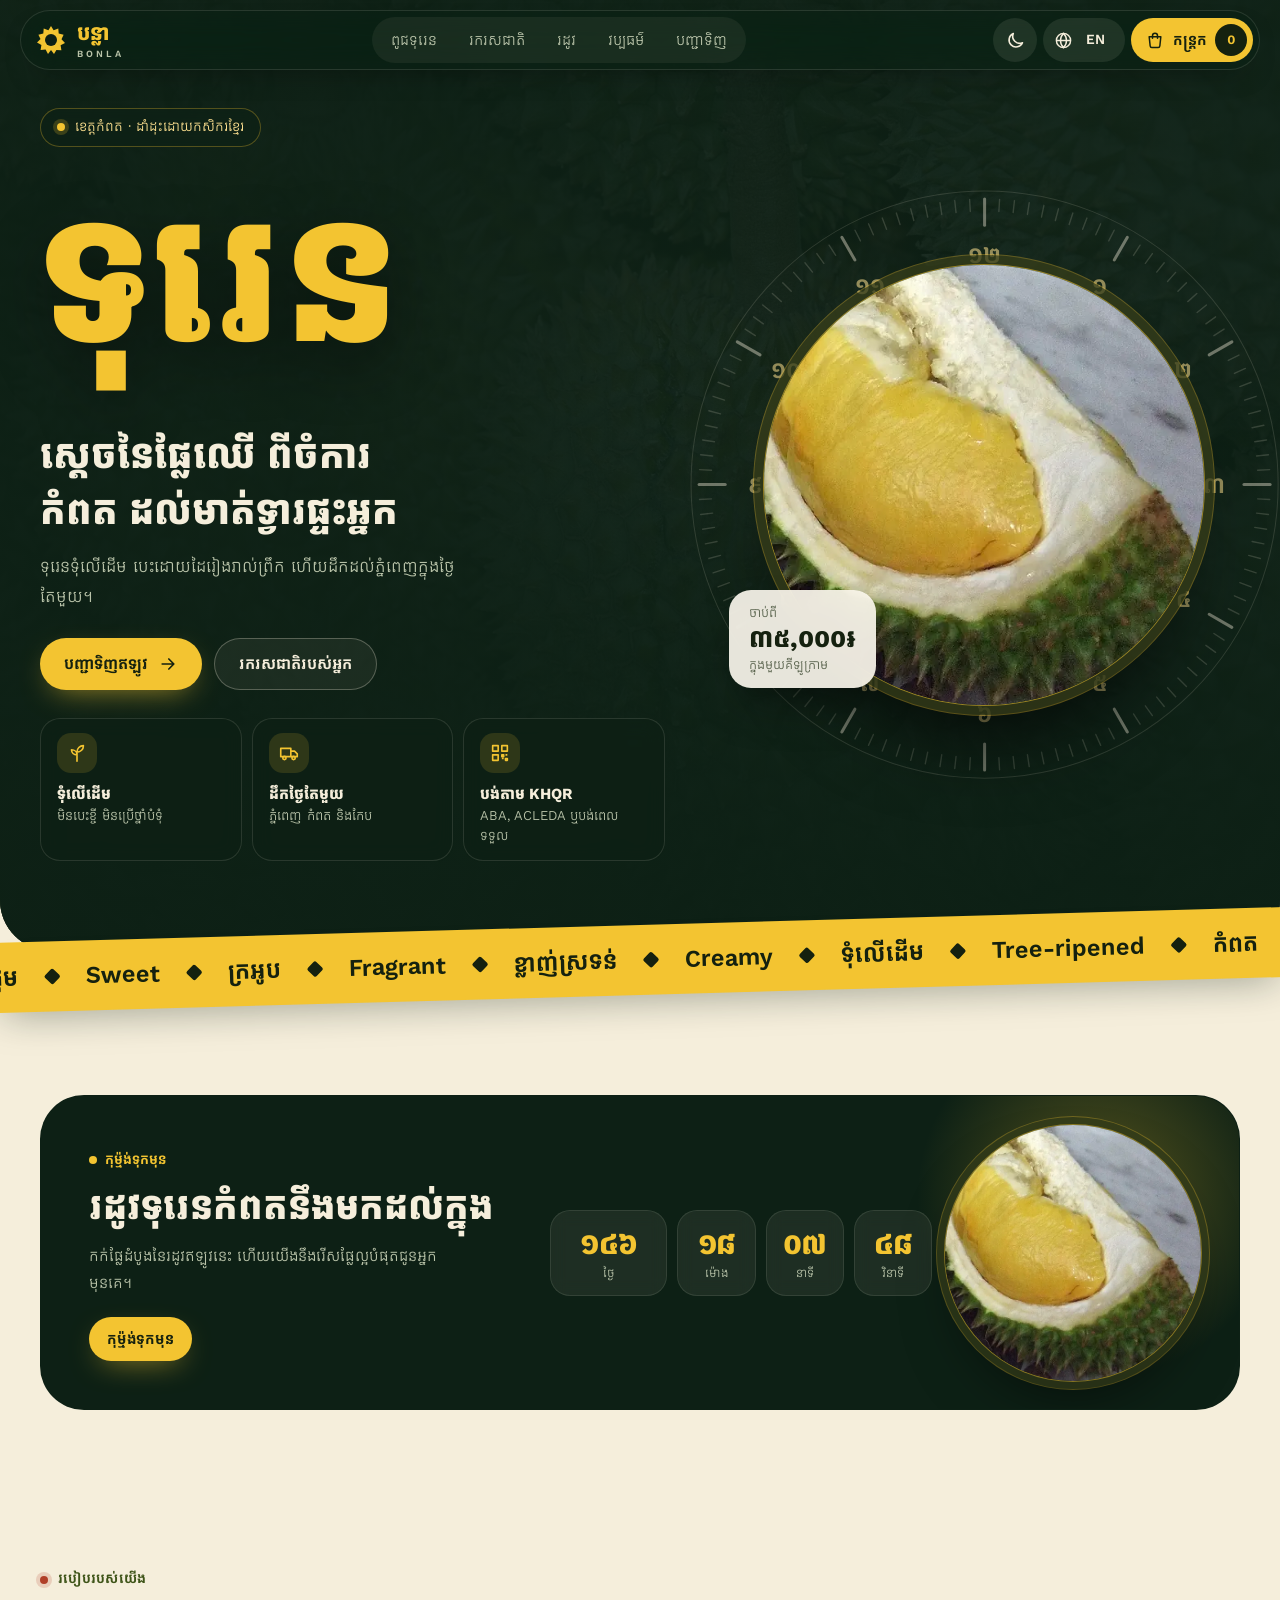
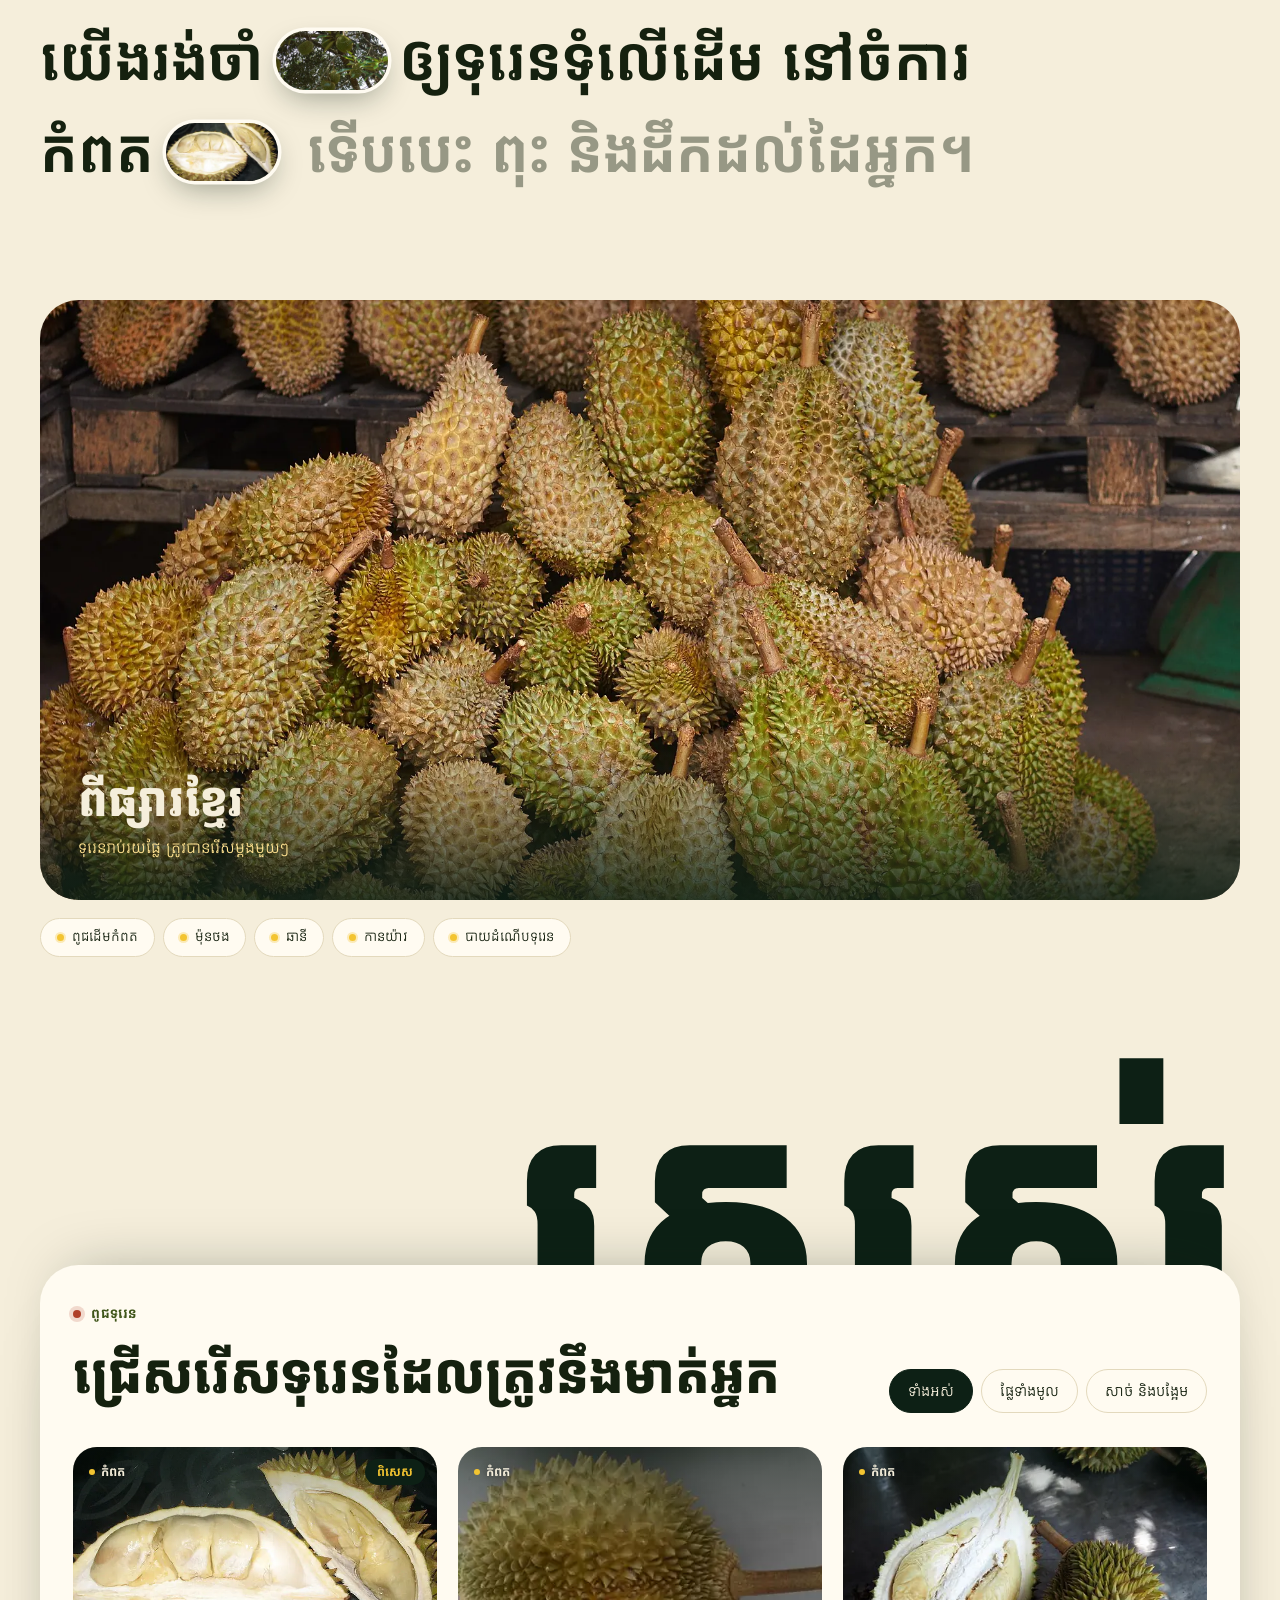
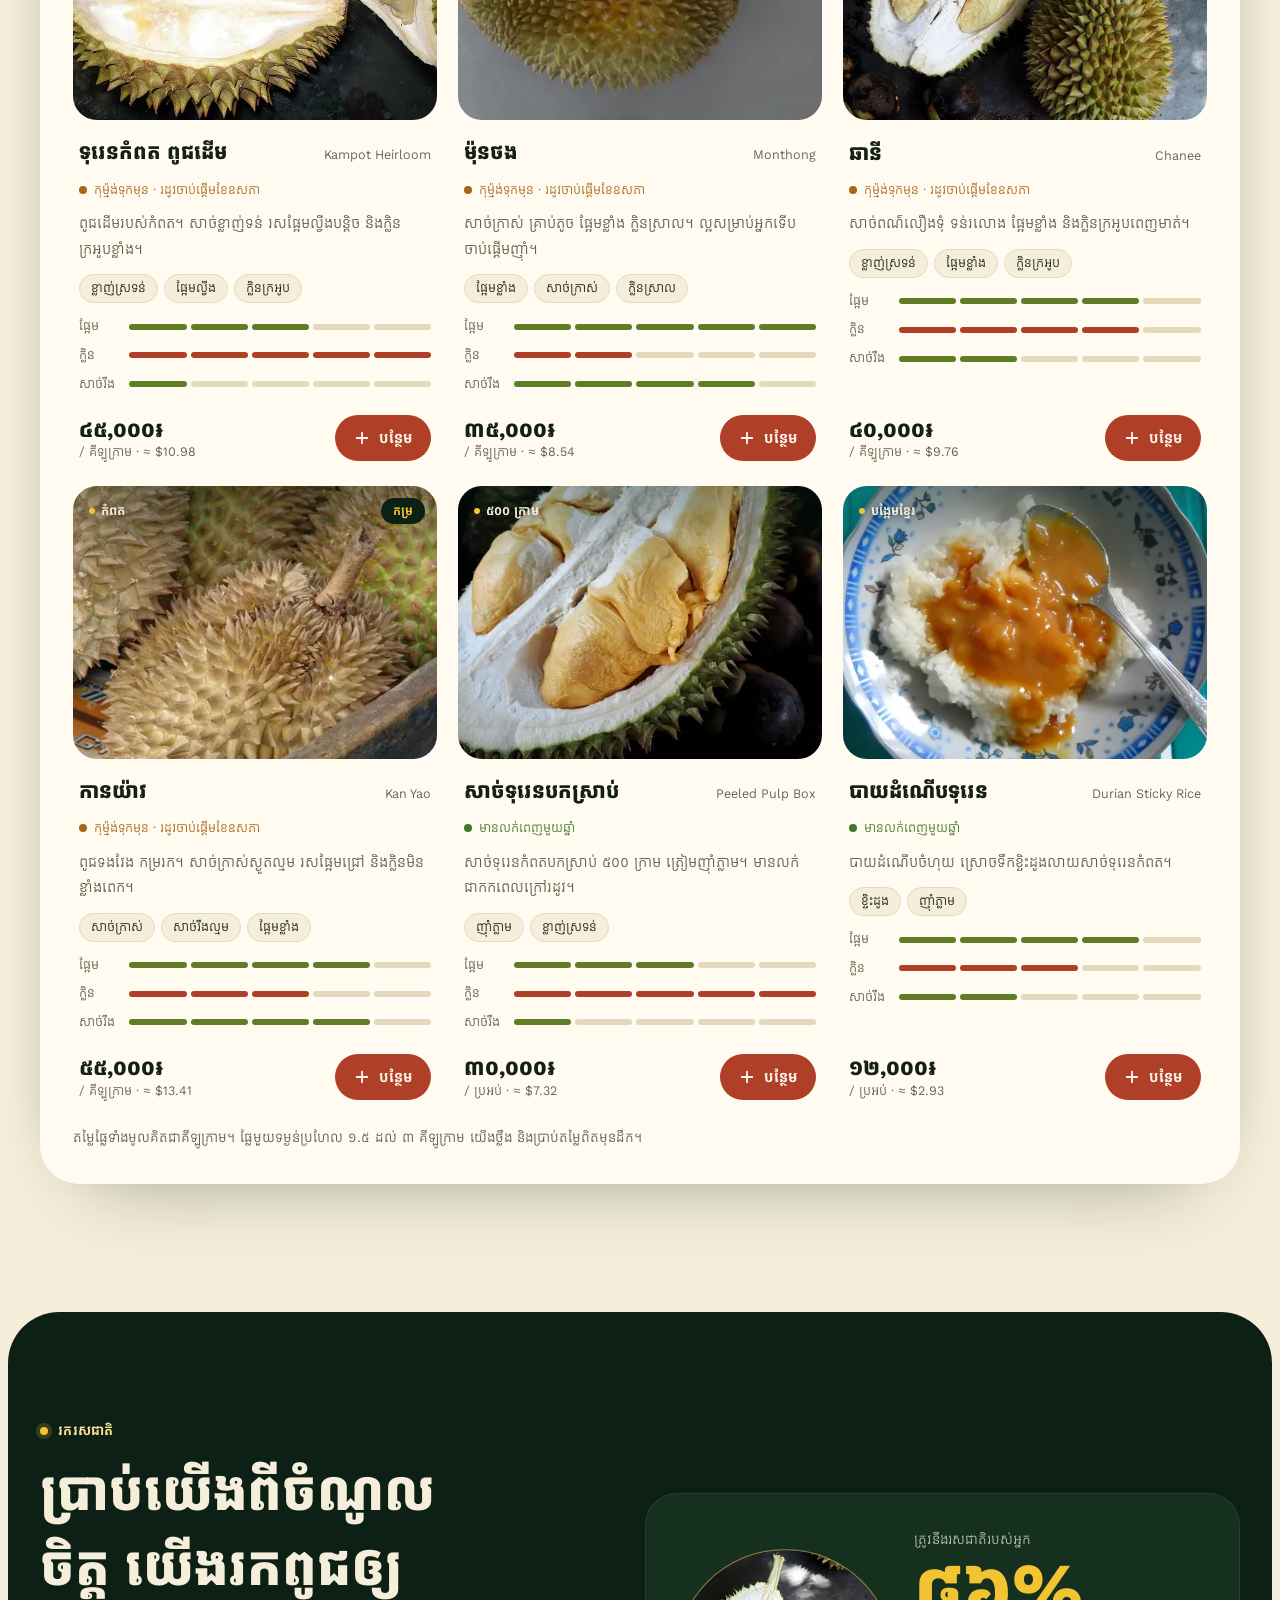
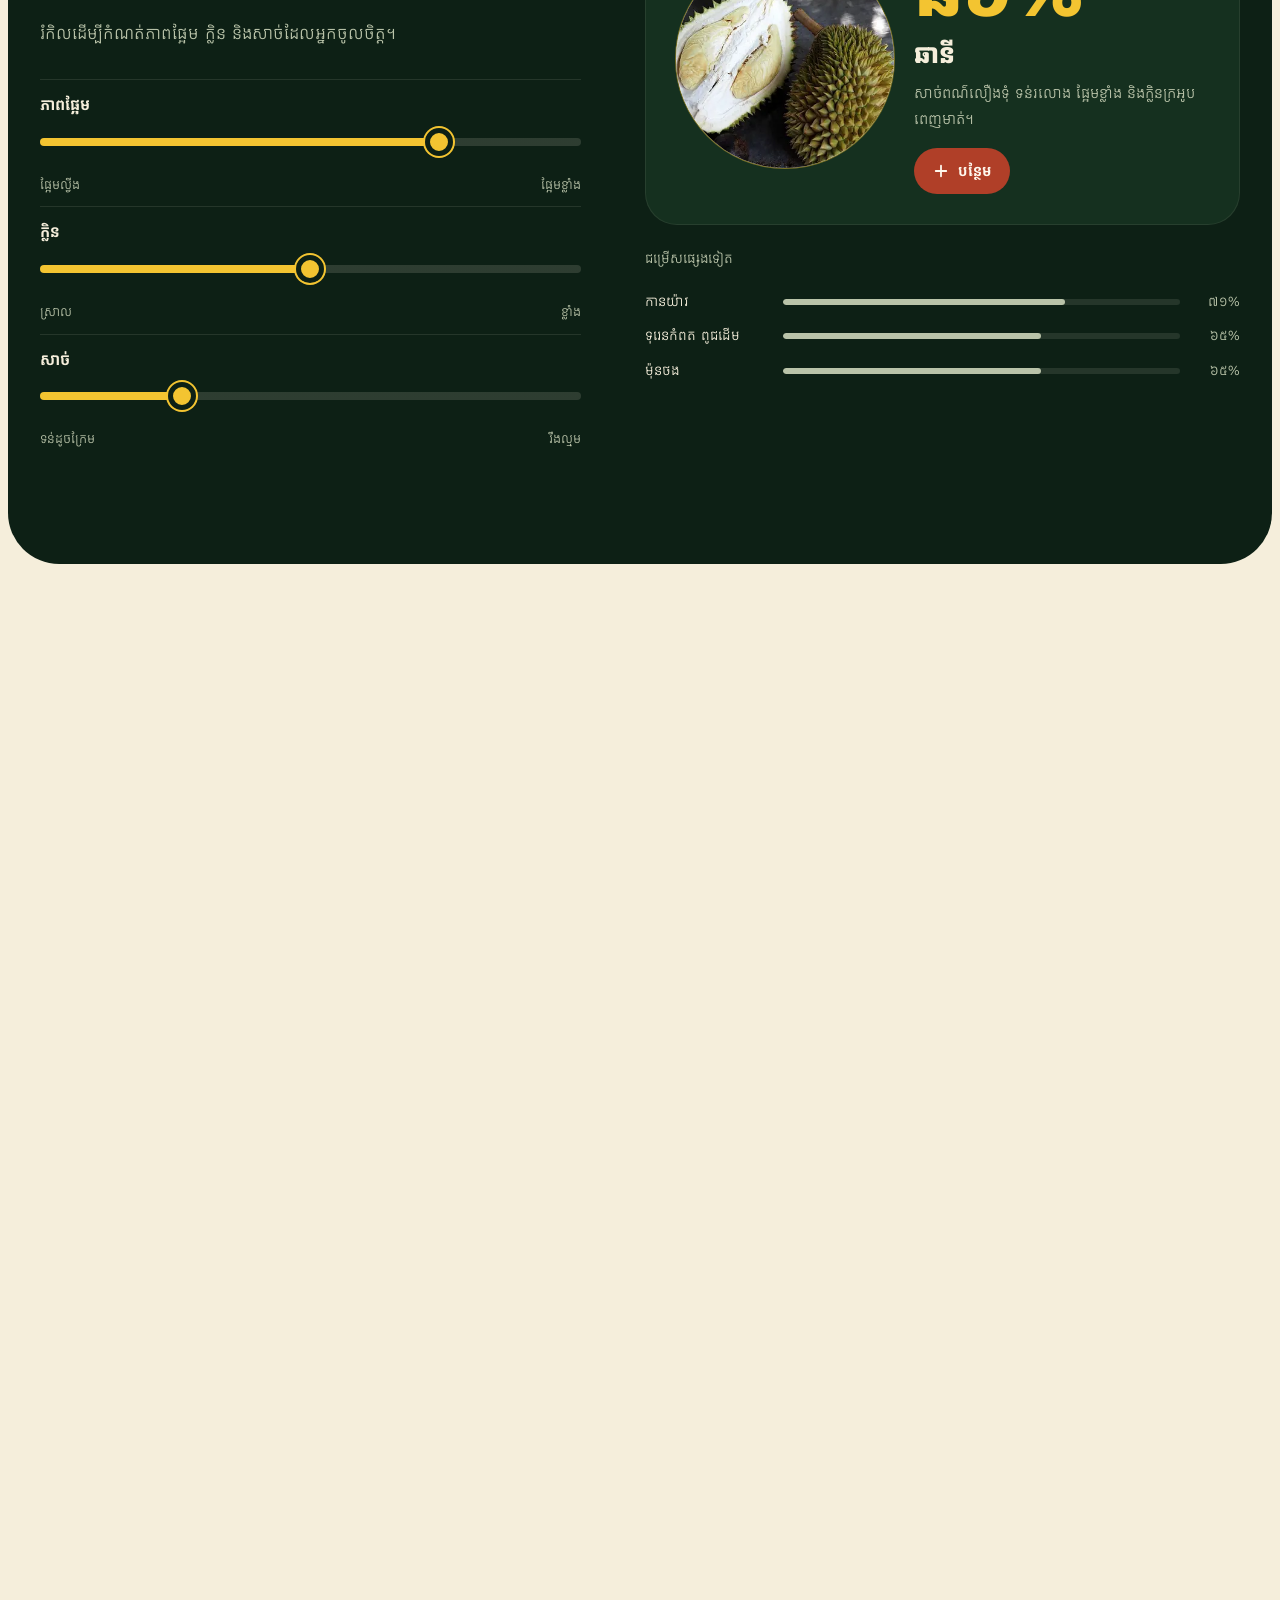
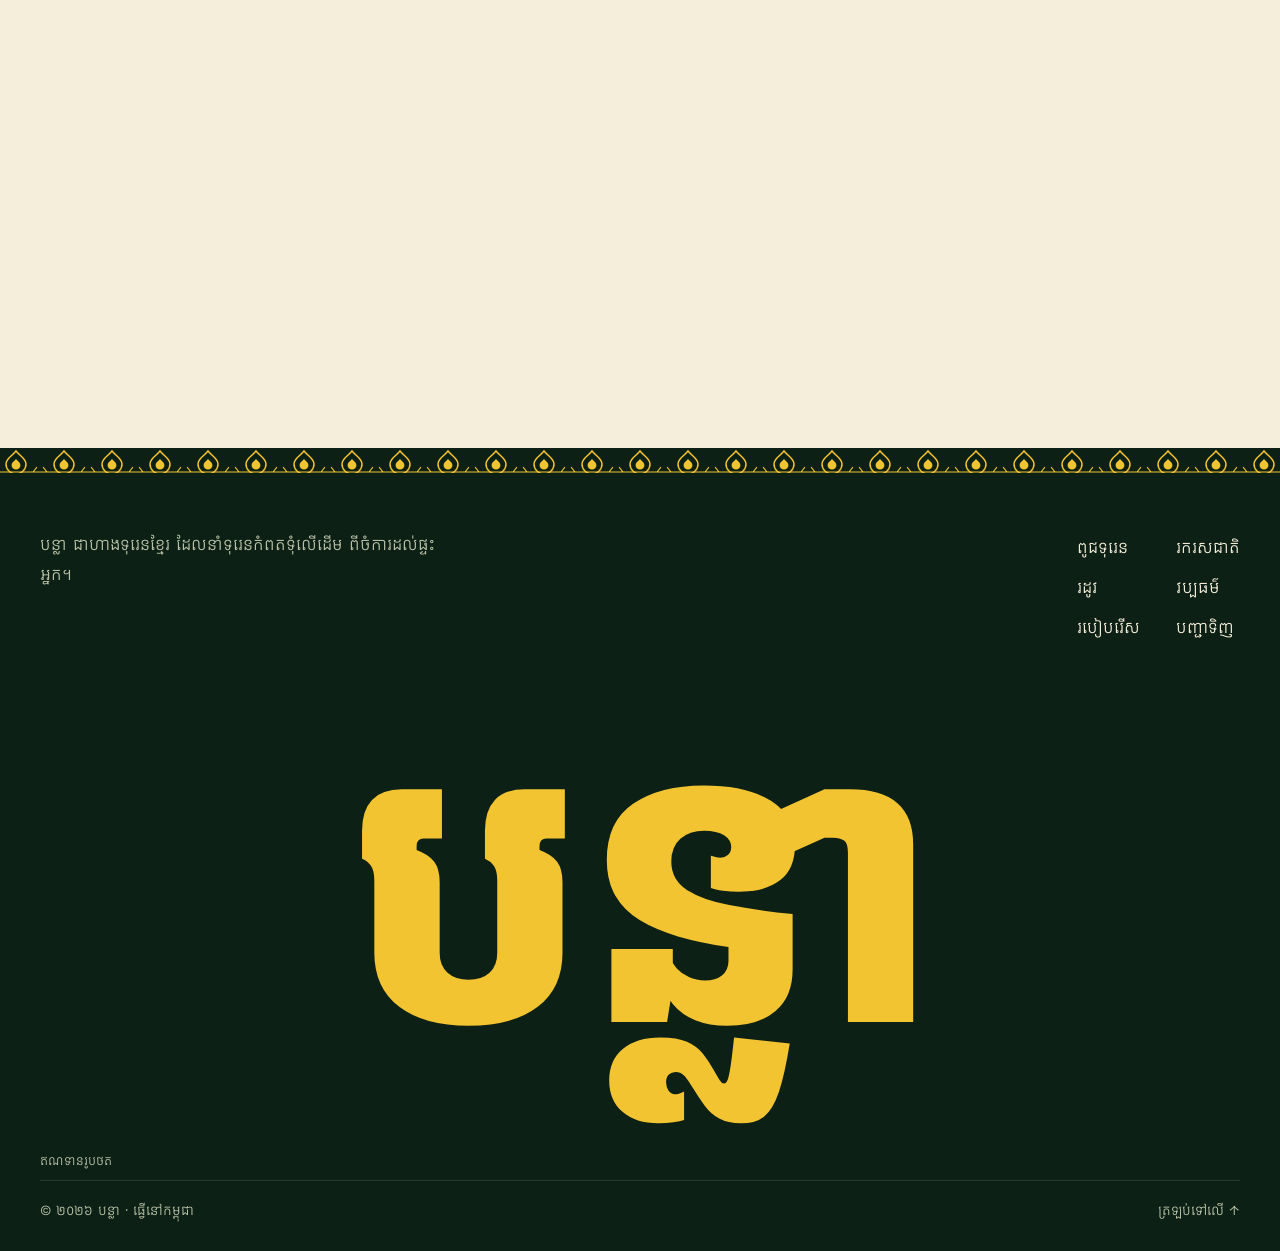
<file: index.html>
<!doctype html>
<html lang="km">
<head>
  <meta charset="utf-8">
  <meta name="viewport" content="width=device-width, initial-scale=1, viewport-fit=cover">
  <title>បន្លា · Bonla — ទុរេនកំពត</title>
  <meta name="description" content="បន្លា — ហាងទុរេនកំពតទុំលើដើម ដឹកដល់ផ្ទះក្នុងថ្ងៃតែមួយ។ Bonla: tree-ripened Kampot durian, delivered same day in Phnom Penh, Kampot and Kep.">
  <meta name="theme-color" content="#0D2015">
  <link rel="canonical" href="https://tmeta-sudo.github.io/bonla/">
  <meta property="og:type" content="website">
  <meta property="og:site_name" content="Bonla">
  <meta property="og:title" content="បន្លា · Bonla — ទុរេនកំពត">
  <meta property="og:description" content="Tree-ripened Kampot durian from Khmer farmers, delivered same day.">
  <meta property="og:url" content="https://tmeta-sudo.github.io/bonla/">
  <meta property="og:image" content="https://tmeta-sudo.github.io/bonla/assets/photos/market-960.webp">
  <meta property="og:locale" content="km_KH">
  <meta property="og:locale:alternate" content="en_US">
  <meta name="twitter:card" content="summary_large_image">
  <link rel="icon" href="assets/img/favicon.svg" type="image/svg+xml">
  <link rel="manifest" href="site.webmanifest">
  <link rel="preconnect" href="https://fonts.googleapis.com">
  <link rel="preconnect" href="https://fonts.gstatic.com" crossorigin>
  <link rel="stylesheet" href="https://fonts.googleapis.com/css2?family=Kantumruy+Pro:ital,wght@0,300..700;1,300..700&display=swap">
  <link rel="preload" as="image" href="assets/photos/hero-open-560.webp" imagesrcset="assets/photos/hero-open-560.webp 560w, assets/photos/hero-open-1000.webp 922w" imagesizes="(max-width: 820px) 80vw, 460px" fetchpriority="high">
  <script>try{var t=localStorage.getItem('bonla:theme');if(t==='"dark"'||t==='"light"')document.documentElement.dataset.theme=JSON.parse(t)}catch(e){}</script>
  <meta name="color-scheme" content="light dark">
  <link rel="stylesheet" href="assets/css/styles.css?v=ff9282e">
  <script defer src="assets/js/data.js?v=ff9282e"></script>
  <script defer src="assets/js/app.js?v=ff9282e"></script>
  <script type="application/ld+json">
  {
    "@context": "https://schema.org",
    "@type": "Store",
    "name": "Bonla · បន្លា",
    "description": "Tree-ripened Kampot durian, delivered same day.",
    "url": "https://tmeta-sudo.github.io/bonla/",
    "image": "https://tmeta-sudo.github.io/bonla/assets/photos/market-960.webp",
    "areaServed": ["Phnom Penh", "Kampot", "Kep", "Cambodia"],
    "address": { "@type": "PostalAddress", "addressLocality": "Kampot", "addressCountry": "KH" },
    "currenciesAccepted": "KHR, USD",
    "paymentAccepted": "KHQR, Cash"
  }
  </script>
</head>
<body>
<a class="skip" href="#varieties" data-i18n="a11y.skip">រំលងទៅពូជទុរេន</a>

<header class="nav" id="nav">
  <div class="nav__in">
    <a class="brand" href="#top" aria-label="Bonla">
      <span class="brand__mark" aria-hidden="true"><svg viewBox="0 0 32 32"><path d="M16 2l2.6 4.3 4.7-1.7.4 5 4.9 1.2-2.1 4.5 3.5 3.6-4.4 2.3.8 5-5-.3L19 30l-3-4-3 4-2.4-4.4-5 .3.8-5-4.4-2.3 3.5-3.6L3.4 10.8l4.9-1.2.4-5 4.7 1.7z" fill="currentColor"/><circle cx="16" cy="16" r="6" fill="#0D2015"/></svg></span>
      <span class="brand__text"><span class="brand__km">បន្លា</span><span class="brand__en">BONLA</span></span>
    </a>
    <nav class="nav__links" aria-label="Main">
      <a href="#varieties" data-sec="varieties" data-i18n="nav.varieties">ពូជទុរេន</a>
      <a href="#finder" data-sec="finder" data-i18n="nav.finder">រករសជាតិ</a>
      <a href="#season" data-sec="season" data-i18n="nav.season">រដូវ</a>
      <a href="#culture" data-sec="culture" data-i18n="nav.culture">វប្បធម៌</a>
      <a href="#order" data-sec="order" data-i18n="nav.order">បញ្ជាទិញ</a>
    </nav>
    <div class="nav__actions">
      <button type="button" class="hbtn" id="themeBtn" aria-label="ប្តូរទៅពណ៌ងងឹត">
        <svg class="i-moon" viewBox="0 0 24 24" aria-hidden="true"><path d="M20 14.5A8 8 0 0 1 9.5 4a8 8 0 1 0 10.5 10.5z" fill="none" stroke="currentColor" stroke-width="1.8" stroke-linejoin="round"/></svg>
        <svg class="i-sun" viewBox="0 0 24 24" aria-hidden="true"><circle cx="12" cy="12" r="4.2" fill="none" stroke="currentColor" stroke-width="1.8"/><path d="M12 2.5v2.2M12 19.3v2.2M2.5 12h2.2M19.3 12h2.2M5.3 5.3l1.6 1.6M17.1 17.1l1.6 1.6M5.3 18.7l1.6-1.6M17.1 6.9l1.6-1.6" stroke="currentColor" stroke-width="1.8" stroke-linecap="round"/></svg>
      </button>
      <button type="button" class="hbtn hbtn--lang" id="langBtn" lang="en" aria-label="Switch to English">
        <svg viewBox="0 0 24 24" aria-hidden="true"><circle cx="12" cy="12" r="9" fill="none" stroke="currentColor" stroke-width="1.8"/><path d="M3 12h18M12 3c2.6 2.6 3.8 5.6 3.8 9s-1.2 6.4-3.8 9c-2.6-2.6-3.8-5.6-3.8-9S9.4 5.6 12 3z" fill="none" stroke="currentColor" stroke-width="1.8" stroke-linejoin="round"/></svg>
        <span id="langLabel">EN</span>
      </button>
      <a class="hbtn hbtn--tg" id="tgBtn" href="#order" target="_blank" rel="noopener" aria-label="Telegram" hidden>
        <svg viewBox="0 0 24 24" aria-hidden="true"><path d="M21.2 4.2L2.9 11.3c-.8.3-.8 1.4 0 1.7l4.5 1.6 1.7 5.4c.2.7 1.1.9 1.6.4l2.5-2.4 4.6 3.4c.6.4 1.4.1 1.6-.6l3-15.3c.2-.9-.6-1.6-1.4-1.3z" fill="none" stroke="currentColor" stroke-width="1.7" stroke-linejoin="round"/><path d="M7.4 14.6l9.8-6.3-6.6 7.4" fill="none" stroke="currentColor" stroke-width="1.7" stroke-linejoin="round" stroke-linecap="round"/></svg>
      </a>
      <button type="button" class="cart-btn" id="cartOpen" aria-haspopup="dialog">
        <svg viewBox="0 0 24 24" aria-hidden="true"><path d="M5 8h14l-1.2 11.2a2 2 0 0 1-2 1.8H8.2a2 2 0 0 1-2-1.8L5 8z" fill="none" stroke="currentColor" stroke-width="1.8" stroke-linejoin="round"/><path d="M9 10V7a3 3 0 0 1 6 0v3" fill="none" stroke="currentColor" stroke-width="1.8" stroke-linecap="round"/></svg>
        <span class="cart-btn__label" data-i18n="nav.cart">កន្ត្រក</span>
        <span class="cart-btn__count" id="cartCount">០</span>
      </button>
    </div>
  </div>
</header>

<nav class="tabbar" id="tabbar" aria-label="App">
  <span class="tabbar__ind" id="tabInd" aria-hidden="true"></span>
  <a class="tab is-active" href="#top" data-tab="home" aria-current="page">
    <span class="tab__ic" aria-hidden="true">
      <svg class="o" viewBox="0 0 24 24"><path d="M3.5 10.5L12 3.5l8.5 7V19a1.5 1.5 0 0 1-1.5 1.5h-4v-6h-6v6H5A1.5 1.5 0 0 1 3.5 19z" fill="none" stroke="currentColor" stroke-width="1.8" stroke-linejoin="round"/></svg>
      <svg class="f" viewBox="0 0 24 24"><path d="M11.1 2.8a1.4 1.4 0 0 1 1.8 0l8 6.6c.4.3.6.7.6 1.2V19a2 2 0 0 1-2 2h-3.8a.7.7 0 0 1-.7-.7v-4.8a.9.9 0 0 0-.9-.9h-4.2a.9.9 0 0 0-.9.9v4.8a.7.7 0 0 1-.7.7H4.5a2 2 0 0 1-2-2v-8.4c0-.5.2-.9.6-1.2z" fill="currentColor"/></svg>
    </span>
    <span class="tab__t" data-i18n="tab.home">ដើម</span>
  </a>
  <button type="button" class="tab" data-tab="orders" aria-haspopup="dialog">
    <span class="tab__ic" aria-hidden="true">
      <svg class="o" viewBox="0 0 24 24"><rect x="5" y="3.5" width="14" height="17" rx="2.5" fill="none" stroke="currentColor" stroke-width="1.8"/><path d="M9 3.5v2h6v-2M8.5 11h7M8.5 15h4.5" fill="none" stroke="currentColor" stroke-width="1.8" stroke-linecap="round" stroke-linejoin="round"/></svg>
      <svg class="f" viewBox="0 0 24 24"><path d="M7.5 3h1.2v1.6c0 .5.4.9.9.9h4.8c.5 0 .9-.4.9-.9V3h1.2A2.5 2.5 0 0 1 19 5.5v13a2.5 2.5 0 0 1-2.5 2.5h-9A2.5 2.5 0 0 1 5 18.5v-13A2.5 2.5 0 0 1 7.5 3zm1 7.2a.9.9 0 0 0 0 1.8h7a.9.9 0 0 0 0-1.8zm0 4a.9.9 0 0 0 0 1.8H13a.9.9 0 0 0 0-1.8z" fill="currentColor"/></svg>
    </span>
    <span class="tab__t" data-i18n="tab.orders">កុម្ម៉ង់</span>
  </button>
  <button type="button" class="tab tab--cart" data-tab="cart" id="tabCart" aria-haspopup="dialog">
    <span class="tab__ic" aria-hidden="true">
      <svg class="o" viewBox="0 0 24 24"><path d="M5 8h14l-1.2 11.2a2 2 0 0 1-2 1.8H8.2a2 2 0 0 1-2-1.8L5 8z" fill="none" stroke="currentColor" stroke-width="1.8" stroke-linejoin="round"/><path d="M9 10V7a3 3 0 0 1 6 0v3" fill="none" stroke="currentColor" stroke-width="1.8" stroke-linecap="round"/></svg>
      <svg class="f" viewBox="0 0 24 24"><path d="M8.1 7.1V7a3.9 3.9 0 0 1 7.8 0v.1H19a1 1 0 0 1 1 1.1l-1.3 11.1a2.9 2.9 0 0 1-2.9 2.6H8.2a2.9 2.9 0 0 1-2.9-2.6L4 8.2a1 1 0 0 1 1-1.1zm1.8 0h4.2V7a2.1 2.1 0 0 0-4.2 0zM9 9.1a.9.9 0 0 0-.9.9v.2a.9.9 0 0 0 1.8 0V10a.9.9 0 0 0-.9-.9zm6 0a.9.9 0 0 0-.9.9v.2a.9.9 0 0 0 1.8 0V10a.9.9 0 0 0-.9-.9z" fill="currentColor"/></svg>
    </span>
    <span class="tab__t" data-i18n="tab.cart">កន្ត្រក</span>
    <span class="tab__badge" id="tabCount" hidden>០</span>
  </button>
  <button type="button" class="tab" data-tab="more" aria-haspopup="dialog">
    <span class="tab__ic" aria-hidden="true">
      <svg class="o" viewBox="0 0 24 24"><rect x="3.5" y="3.5" width="7" height="7" rx="2" fill="none" stroke="currentColor" stroke-width="1.8"/><rect x="13.5" y="3.5" width="7" height="7" rx="2" fill="none" stroke="currentColor" stroke-width="1.8"/><rect x="3.5" y="13.5" width="7" height="7" rx="2" fill="none" stroke="currentColor" stroke-width="1.8"/><rect x="13.5" y="13.5" width="7" height="7" rx="2" fill="none" stroke="currentColor" stroke-width="1.8"/></svg>
      <svg class="f" viewBox="0 0 24 24"><rect x="3" y="3" width="8" height="8" rx="2.4" fill="currentColor"/><rect x="13" y="3" width="8" height="8" rx="2.4" fill="currentColor"/><rect x="3" y="13" width="8" height="8" rx="2.4" fill="currentColor"/><rect x="13" y="13" width="8" height="8" rx="2.4" fill="currentColor"/></svg>
    </span>
    <span class="tab__t" data-i18n="tab.more">ច្រើនទៀត</span>
  </button>
</nav>

<main>
  <!-- HERO -->
  <section class="hero" id="top">
    <img class="hero__bg" src="assets/photos/hero-texture-960.webp" srcset="assets/photos/hero-texture-960.webp 960w, assets/photos/hero-texture-1920.webp 1920w" sizes="100vw" alt="" width="1920" height="1280" decoding="async">
    <div class="wrap hero__in" id="heroStage">
      <div class="hero__copy">
        <p class="eyebrow"><span class="dot" aria-hidden="true"></span><span data-i18n="hero.eyebrow">ខេត្តកំពត · ដាំដុះដោយកសិករខ្មែរ</span></p>
        <p class="hero__word" aria-hidden="true">ទុរេន</p>
        <h1 data-i18n="hero.title">ស្តេចនៃផ្លែឈើ ពីចំការកំពត ដល់មាត់ទ្វារផ្ទះអ្នក</h1>
        <p class="hero__sub" data-i18n="hero.sub">ទុរេនទុំលើដើម បេះដោយដៃរៀងរាល់ព្រឹក ហើយដឹកដល់ភ្នំពេញក្នុងថ្ងៃតែមួយ។</p>
        <div class="hero__cta">
          <a class="btn btn--gold" href="#varieties"><span data-i18n="hero.cta1">បញ្ជាទិញឥឡូវ</span><svg viewBox="0 0 24 24" aria-hidden="true"><path d="M5 12h14M13 6l6 6-6 6" fill="none" stroke="currentColor" stroke-width="2" stroke-linecap="round" stroke-linejoin="round"/></svg></a>
          <a class="btn btn--ghost" href="#finder" data-i18n="hero.cta2">រករសជាតិរបស់អ្នក</a>
        </div>
      </div>
      <div class="hero__visual">
        <svg class="dial" id="dial" viewBox="-300 -300 600 600" aria-hidden="true"></svg>
        <figure class="arch">
          <img src="assets/photos/hero-open-560.webp" srcset="assets/photos/hero-open-560.webp 560w, assets/photos/hero-open-1000.webp 922w" sizes="(max-width: 820px) 80vw, 460px" width="922" height="1253" alt="ទុរេនពុះចំហ សាច់ពណ៌លឿងទុំ" data-i18n-alt="hero.alt" fetchpriority="high">
        </figure>
        <div class="float-card" aria-hidden="true">
          <span class="float-card__k" data-i18n="hero.cardK">ចាប់ពី</span>
          <strong id="heroFrom">៣៥,០០០៛</strong>
          <span class="float-card__k" data-i18n="hero.cardU">ក្នុងមួយគីឡូក្រាម</span>
        </div>
      </div>
      <ul class="facts">
        <li><span class="facts__ic" aria-hidden="true"><svg viewBox="0 0 24 24"><path d="M12 21V11M12 11c0-4 3-7 7-7 0 4-3 7-7 7zM12 14c0-3-2.5-5.5-6-5.5 0 3 2.5 5.5 6 5.5z" fill="none" stroke="currentColor" stroke-width="1.8" stroke-linecap="round" stroke-linejoin="round"/></svg></span><div><strong data-i18n="facts.t1">ទុំលើដើម</strong><span data-i18n="facts.d1">មិនបេះខ្ចី មិនប្រើថ្នាំបំទុំ</span></div></li>
        <li><span class="facts__ic" aria-hidden="true"><svg viewBox="0 0 24 24"><path d="M3 7h11v9H3zM14 10h4l3 3v3h-7" fill="none" stroke="currentColor" stroke-width="1.8" stroke-linejoin="round"/><circle cx="7" cy="17.5" r="1.8" fill="none" stroke="currentColor" stroke-width="1.8"/><circle cx="17" cy="17.5" r="1.8" fill="none" stroke="currentColor" stroke-width="1.8"/></svg></span><div><strong data-i18n="facts.t2">ដឹកថ្ងៃតែមួយ</strong><span data-i18n="facts.d2">ភ្នំពេញ កំពត និងកែប</span></div></li>
        <li><span class="facts__ic" aria-hidden="true"><svg viewBox="0 0 24 24"><path d="M4 4h6v6H4zM14 4h6v6h-6zM4 14h6v6H4zM14 14h2v2h-2zM18 18h2v2h-2zM14 18h2M18 14h2" fill="none" stroke="currentColor" stroke-width="1.8" stroke-linejoin="round"/></svg></span><div><strong data-i18n="facts.t3">បង់តាម KHQR</strong><span data-i18n="facts.d3">ABA, ACLEDA ឬបង់ពេលទទួល</span></div></li>
      </ul>
    </div>
  </section>

  <!-- MARQUEE -->
  <div class="marquee" aria-hidden="true">
    <div class="marquee__track">
      <span>ផ្អែម</span><i></i><span>Sweet</span><i></i><span>ក្រអូប</span><i></i><span>Fragrant</span><i></i><span>ខ្លាញ់ស្រទន់</span><i></i><span>Creamy</span><i></i><span>ទុំលើដើម</span><i></i><span>Tree-ripened</span><i></i><span>កំពត</span><i></i><span>Kampot</span><i></i>
      <span>ផ្អែម</span><i></i><span>Sweet</span><i></i><span>ក្រអូប</span><i></i><span>Fragrant</span><i></i><span>ខ្លាញ់ស្រទន់</span><i></i><span>Creamy</span><i></i><span>ទុំលើដើម</span><i></i><span>Tree-ripened</span><i></i><span>កំពត</span><i></i><span>Kampot</span><i></i>
    </div>
  </div>

  <!-- SEASON COUNTDOWN PROMO -->
  <section class="promo" aria-labelledby="promoTitle">
    <div class="wrap">
      <div class="promo__card">
        <div class="promo__glow" aria-hidden="true"></div>
        <div class="promo__copy">
          <p class="promo__k" id="promoKicker" data-i18n="promo.kicker">កុម្ម៉ង់ទុកមុន</p>
          <h2 class="promo__t" id="promoTitle" data-i18n="promo.title">រដូវទុរេនកំពតនឹងមកដល់ក្នុង</h2>
          <p class="promo__s" id="promoSub" data-i18n="promo.sub">កក់ផ្លែដំបូងនៃរដូវឥឡូវនេះ ហើយយើងនឹងរើសផ្លែល្អបំផុតជូនអ្នកមុនគេ។</p>
          <a class="btn btn--gold btn--sm btn--shine" href="#varieties" data-i18n="promo.cta">កុម្ម៉ង់ទុកមុន</a>
        </div>
        <div class="promo__clock" id="promoClock" role="timer" aria-live="off"></div>
        <img class="promo__img" src="assets/photos/hero-open-560.webp" width="560" height="761" alt="" loading="lazy" decoding="async">
      </div>
    </div>
  </section>

  <!-- STATEMENT -->
  <section class="statement">
    <div class="wrap">
      <p class="kicker"><span class="dot" aria-hidden="true"></span><span data-i18n="statement.kicker">របៀបរបស់យើង</span></p>
      <p class="statement__text reveal" data-i18n="statement.text">យើងរង់ចាំ<span class="ci ci--tree" aria-hidden="true"></span>ឲ្យទុរេនទុំលើដើម នៅចំការកំពត<span class="ci ci--open" aria-hidden="true"></span> <span class="fade">ទើបបេះ ពុះ និងដឹកដល់ដៃអ្នក។</span></p>
    </div>
  </section>

  <!-- MARKET BAND -->
  <section class="band">
    <div class="wrap">
      <figure class="band__fig">
        <img src="assets/photos/market-960.webp" srcset="assets/photos/market-960.webp 960w, assets/photos/market-1920.webp 1863w" sizes="(max-width: 1240px) 100vw, 1200px" width="1863" height="1241" alt="គំនរទុរេននៅផ្សារក្នុងប្រទេសកម្ពុជា" data-i18n-alt="band.alt" loading="lazy" decoding="async">
        <figcaption class="band__cap">
          <span class="band__title" data-i18n="band.title">ពីផ្សារខ្មែរ</span>
          <span class="band__sub" data-i18n="band.sub">ទុរេនរាប់រយផ្លែ ត្រូវបានរើសម្តងមួយៗ</span>
        </figcaption>
      </figure>
      <ul class="band__tags">
        <li data-i18n="band.t1">ពូជដើមកំពត</li>
        <li data-i18n="band.t2">ម៉ុនថង</li>
        <li data-i18n="band.t3">ឆានី</li>
        <li data-i18n="band.t4">កានយ៉ាវ</li>
        <li data-i18n="band.t5">បាយដំណើបទុរេន</li>
      </ul>
    </div>
  </section>

  <!-- VARIETIES -->
  <section class="varieties" id="varieties">
    <div class="wrap">
      <div class="bigword" aria-hidden="true">ស្រស់</div>
      <div class="panel">
        <div class="sec-head">
          <div>
            <p class="kicker"><span class="dot" aria-hidden="true"></span><span data-i18n="var.kicker">ពូជទុរេន</span></p>
            <h2 data-i18n="var.title">ជ្រើសរើសទុរេនដែលត្រូវនឹងមាត់អ្នក</h2>
          </div>
          <div class="filters" role="group" aria-label="Filter">
            <button type="button" class="filter" data-filter="all" aria-pressed="true" data-i18n="var.all">ទាំងអស់</button>
            <button type="button" class="filter" data-filter="fruit" aria-pressed="false" data-i18n="var.fruit">ផ្លែទាំងមូល</button>
            <button type="button" class="filter" data-filter="treat" aria-pressed="false" data-i18n="var.treat">សាច់ និងបង្អែម</button>
          </div>
        </div>
        <div class="grid" id="productGrid"></div>
        <p class="note" data-i18n="var.note">តម្លៃផ្លែទាំងមូលគិតជាគីឡូក្រាម។ ផ្លែមួយទម្ងន់ប្រហែល ១.៥ ដល់ ៣ គីឡូក្រាម យើងថ្លឹង និងប្រាប់តម្លៃពិតមុនដឹក។</p>
      </div>
    </div>
  </section>

  <!-- FINDER -->
  <section class="finder" id="finder">
    <div class="wrap finder__in">
      <div class="finder__controls">
        <p class="kicker kicker--dark"><span class="dot" aria-hidden="true"></span><span data-i18n="finder.kicker">រករសជាតិ</span></p>
        <h2 data-i18n="finder.title">ប្រាប់យើងពីចំណូលចិត្ត យើងរកពូជឲ្យ</h2>
        <p class="lead" data-i18n="finder.sub">រំកិលដើម្បីកំណត់ភាពផ្អែម ក្លិន និងសាច់ដែលអ្នកចូលចិត្ត។</p>
        <div class="range">
          <label for="fSweet" data-i18n="finder.sweet">ភាពផ្អែម</label>
          <input type="range" id="fSweet" min="1" max="5" step="1" value="4">
          <div class="range__ends"><span data-i18n="finder.sweetLo">ផ្អែមល្វីង</span><span data-i18n="finder.sweetHi">ផ្អែមខ្លាំង</span></div>
        </div>
        <div class="range">
          <label for="fAroma" data-i18n="finder.aroma">ក្លិន</label>
          <input type="range" id="fAroma" min="1" max="5" step="1" value="3">
          <div class="range__ends"><span data-i18n="finder.aromaLo">ស្រាល</span><span data-i18n="finder.aromaHi">ខ្លាំង</span></div>
        </div>
        <div class="range">
          <label for="fTexture" data-i18n="finder.texture">សាច់</label>
          <input type="range" id="fTexture" min="1" max="5" step="1" value="2">
          <div class="range__ends"><span data-i18n="finder.textureLo">ទន់ដូចក្រែម</span><span data-i18n="finder.textureHi">រឹងល្មម</span></div>
        </div>
      </div>
      <div class="finder__result" id="finderResult" aria-live="polite"></div>
    </div>
  </section>

  <!-- SEASON -->
  <section class="season cv" id="season">
    <div class="wrap">
      <div class="season__top">
        <div>
          <p class="kicker"><span class="dot" aria-hidden="true"></span><span data-i18n="season.kicker">រដូវប្រមូលផល</span></p>
          <h2 data-i18n="season.title">ទុរេនកំពតមកដល់ម្តងក្នុងមួយឆ្នាំ</h2>
          <p class="lead" data-i18n="season.sub">រដូវប្រមូលផលប្រហែលពីខែឧសភា ដល់ខែកក្កដា ហើយអាចប្រែប្រួលតាមភ្លៀង។</p>
          <div class="season__now" id="seasonNow"></div>
        </div>
        <figure class="season__fig">
          <img src="assets/photos/tree-600.webp" srcset="assets/photos/tree-600.webp 600w, assets/photos/tree-1200.webp 1200w" sizes="(max-width: 820px) 100vw, 480px" width="1200" height="900" alt="ផ្លែទុរេនព្យួរលើដើម" data-i18n-alt="season.alt" loading="lazy" decoding="async">
        </figure>
      </div>
      <ol class="months" id="months"></ol>
      <ul class="legend">
        <li><i class="lg lg--peak"></i><span data-i18n="season.peak">ពេញរដូវ</span></li>
        <li><i class="lg lg--edge"></i><span data-i18n="season.edge">ដើម ឬចុងរដូវ</span></li>
        <li><i class="lg lg--off"></i><span data-i18n="season.off">ក្រៅរដូវ (មានសាច់កក)</span></li>
      </ul>
    </div>
  </section>

  <!-- CULTURE -->
  <section class="culture cv" id="culture">
    <div class="wrap">
      <div class="culture__head">
        <span class="outline" aria-hidden="true">ស្តេចផ្លែឈើ</span>
        <p class="kicker"><span class="dot" aria-hidden="true"></span><span data-i18n="culture.kicker">វប្បធម៌</span></p>
        <h2 data-i18n="culture.title">ទុរេន និងកំពត</h2>
      </div>
      <div class="kbach" aria-hidden="true"></div>
      <div class="culture__grid">
        <article class="ccard ccard--wide reveal">
          <figure class="ccard__fig"><img src="assets/photos/roundabout-700.webp" srcset="assets/photos/roundabout-700.webp 700w, assets/photos/roundabout-1400.webp 1400w" sizes="(max-width: 820px) 100vw, 640px" width="1400" height="1037" alt="រូបចម្លាក់ទុរេនធំ នៅរង្វង់មូលក្រុងកំពត" data-i18n-alt="culture.c1alt" loading="lazy" decoding="async"></figure>
          <div class="ccard__body">
            <h3 data-i18n="culture.c1t">រង្វង់មូលទុរេន</h3>
            <p data-i18n="culture.c1d">កណ្តាលក្រុងកំពត មានរូបចម្លាក់ទុរេនធំមួយ ជាសញ្ញាសម្គាល់ថាខេត្តនេះស្រឡាញ់ផ្លែឈើនេះប៉ុណ្ណា។</p>
          </div>
        </article>
        <article class="ccard reveal">
          <figure class="ccard__fig"><img src="assets/photos/kampot-480.webp" srcset="assets/photos/kampot-480.webp 480w, assets/photos/kampot-900.webp 800w" sizes="(max-width: 820px) 100vw, 400px" width="800" height="534" alt="ទុរេនពុះជាពីរ" data-i18n-alt="culture.c2alt" loading="lazy" decoding="async"></figure>
          <div class="ccard__body">
            <h3 data-i18n="culture.c2t">ពុះជុំគ្នា</h3>
            <p data-i18n="culture.c2d">ទុរេនមិនមែនសម្រាប់ញ៉ាំម្នាក់ឯងទេ។ គេពុះវាជុំគ្នា នៅតូបតាមផ្លូវ ឬនៅផ្ទះជាមួយគ្រួសារ។</p>
          </div>
        </article>
        <article class="ccard reveal">
          <figure class="ccard__fig"><img src="assets/photos/orchard-700.webp" srcset="assets/photos/orchard-700.webp 700w, assets/photos/orchard-1400.webp 1400w" sizes="(max-width: 820px) 100vw, 400px" width="1400" height="1050" alt="ដើមទុរេនក្នុងចំការ" data-i18n-alt="culture.c3alt" loading="lazy" decoding="async"></figure>
          <div class="ccard__body">
            <h3 data-i18n="culture.c3t">ទុំលើដើម</h3>
            <p data-i18n="culture.c3d">កសិករកំពតទុកឲ្យផ្លែទុំលើដើម ទើបសាច់ខ្លាញ់ ផ្អែម និងមានក្លិនក្រអូបពេញលេញ។</p>
          </div>
        </article>
      </div>
    </div>
  </section>

  <!-- HOW TO CHOOSE -->
  <section class="choose cv" id="choose">
    <div class="wrap">
      <p class="kicker"><span class="dot" aria-hidden="true"></span><span data-i18n="choose.kicker">របៀបរើស</span></p>
      <h2 data-i18n="choose.title">រើសទុរេនដូចអ្នកលក់នៅផ្សារ</h2>
      <ol class="steps">
        <li class="step reveal"><span class="step__n">១</span><h3 data-i18n="choose.s1t">ហិតក្លិន</h3><p data-i18n="choose.s1d">ក្លិនក្រអូបខ្លាំងនៅជិតទង មានន័យថាផ្លែទុំល្អ។</p></li>
        <li class="step reveal"><span class="step__n">២</span><h3 data-i18n="choose.s2t">គោះស្តាប់</h3><p data-i18n="choose.s2d">គោះស្រាលៗ បើឮសំឡេងប្រហោងបន្តិច សាច់ខាងក្នុងទន់ល្អ។</p></li>
        <li class="step reveal"><span class="step__n">៣</span><h3 data-i18n="choose.s3t">មើលទង</h3><p data-i18n="choose.s3d">ទងស្រស់ មិនស្ងួតខ្មៅ បង្ហាញថាទើបបេះថ្មីៗ។</p></li>
        <li class="step reveal"><span class="step__n">៤</span><h3 data-i18n="choose.s4t">ពុះតាមថ្នេរ</h3><p data-i18n="choose.s4d">រកខ្សែថ្នេររវាងបន្លា ចាក់កាំបិតចូលបន្តិច រួចបើកដោយដៃ។</p></li>
      </ol>
    </div>
  </section>

  <!-- ORDER -->
  <section class="order cv" id="order">
    <div class="wrap">
      <div class="order__panel">
        <div class="order__head">
          <p class="kicker kicker--ink"><span class="dot" aria-hidden="true"></span><span data-i18n="order.kicker">ដឹកជញ្ជូន និងបង់ប្រាក់</span></p>
          <h2 data-i18n="order.title">កុម្ម៉ង់ថ្ងៃនេះ ទទួលបានថ្ងៃនេះ</h2>
          <ol class="howto">
            <li data-i18n="order.h1">ដាក់ទុរេនក្នុងកន្ត្រក</li>
            <li data-i18n="order.h2">ផ្ញើការកុម្ម៉ង់មកហាង</li>
            <li data-i18n="order.h3">យើងថ្លឹង ហើយផ្ញើ KHQR ឲ្យអ្នកបង់</li>
            <li data-i18n="order.h4">ទទួលទុរេនស្រស់ដល់ផ្ទះ</li>
          </ol>
          <button type="button" class="btn btn--ink" id="orderOpen"><span data-i18n="order.cta">បើកកន្ត្រក</span><svg viewBox="0 0 24 24" aria-hidden="true"><path d="M5 12h14M13 6l6 6-6 6" fill="none" stroke="currentColor" stroke-width="2" stroke-linecap="round" stroke-linejoin="round"/></svg></button>
        </div>
        <div class="order__cols">
          <div>
            <h3 data-i18n="order.zones">តំបន់ដឹកជញ្ជូន</h3>
            <ul class="zones" id="zones"></ul>
          </div>
          <div>
            <h3 data-i18n="order.pay">បង់ប្រាក់</h3>
            <ul class="plain">
              <li data-i18n="order.pay1">ស្កេន KHQR (ABA, ACLEDA, Wing)</li>
              <li data-i18n="order.pay2">ប្រាក់សុទ្ធពេលទទួល</li>
            </ul>
            <div id="contactBlock" hidden><h3 data-i18n="order.contact">ទាក់ទង</h3>
            <ul class="plain" id="contact"></ul></div>
          </div>
        </div>
      </div>
    </div>
  </section>
</main>

<footer class="footer">
  <div class="kbach kbach--gold" aria-hidden="true"></div>
  <div class="wrap">
    <div class="footer__cols">
      <p class="footer__about" data-i18n="footer.about">បន្លា ជាហាងទុរេនខ្មែរ ដែលនាំទុរេនកំពតទុំលើដើម ពីចំការដល់ផ្ទះអ្នក។</p>
      <nav class="footer__links" aria-label="Footer">
        <a href="#varieties" data-i18n="nav.varieties">ពូជទុរេន</a>
        <a href="#finder" data-i18n="nav.finder">រករសជាតិ</a>
        <a href="#season" data-i18n="nav.season">រដូវ</a>
        <a href="#culture" data-i18n="nav.culture">វប្បធម៌</a>
        <a href="#choose" data-i18n="footer.choose">របៀបរើស</a>
        <a href="#order" data-i18n="nav.order">បញ្ជាទិញ</a>
      </nav>
    </div>
    <div class="footer__word" aria-hidden="true">បន្លា</div>
    <details class="credits">
      <summary data-i18n="footer.credits">ឥណទានរូបថត</summary>
      <ul id="credits"></ul>
    </details>
    <p class="footer__legal"><span data-i18n="footer.legal">© ២០២៦ បន្លា · ធ្វើនៅកម្ពុជា</span><a href="#top" data-i18n="footer.top">ត្រឡប់ទៅលើ ↑</a></p>
  </div>
</footer>

<!-- PRODUCT SHEET -->
<dialog class="sheet sheet--product" id="productSheet" aria-labelledby="pTitle">
  <div class="sheet__scroll">
    <div class="pd__media">
      <img id="pImg" src="assets/photos/kampot-900.webp" alt="" width="800" height="534" decoding="async">
      <button type="button" class="round-btn pd__back" data-close data-i18n-aria="ui.back" aria-label="ត្រឡប់"><svg viewBox="0 0 24 24" aria-hidden="true"><path d="M15 5l-7 7 7 7" fill="none" stroke="currentColor" stroke-width="2" stroke-linecap="round" stroke-linejoin="round"/></svg></button>
      <span class="pd__badge" id="pBadge" hidden></span>
    </div>
    <div class="pd__body">
      <div class="pd__head">
        <div class="pd__titles">
          <h2 id="pTitle">ទុរេនកំពត</h2>
          <p class="pd__alt" id="pAlt"></p>
          <p class="stock" id="pStock"></p>
        </div>
        <div class="stepper stepper--lg" role="group" aria-labelledby="pTitle">
          <button type="button" id="pDec" data-i18n-aria="ui.dec" aria-label="ដកមួយ">−</button>
          <output id="pQty">១ គ.ក</output>
          <button type="button" id="pInc" data-i18n-aria="ui.inc" aria-label="បន្ថែមមួយ">+</button>
        </div>
      </div>
      <section class="pd__sec">
        <h3 data-i18n="pd.about">អំពីផលិតផល</h3>
        <p id="pDesc"></p>
        <ul class="tags" id="pTags"></ul>
      </section>
      <section class="pd__sec">
        <h3 data-i18n="pd.taste">រសជាតិ</h3>
        <dl class="meters meters--lg" id="pMeters"></dl>
      </section>
      <section class="pd__sec">
        <h3 data-i18n="pd.keep">របៀបរក្សាទុក</h3>
        <p id="pKeep"></p>
      </section>
      <section class="pd__sec">
        <h3 data-i18n="pd.similar">ផលិតផលស្រដៀង</h3>
        <div class="mini-row" id="pSimilar"></div>
      </section>
    </div>
  </div>
  <div class="buybar">
    <div class="buybar__price"><strong id="pPrice">៤៥,០០០៛</strong><span id="pUnit">/ គីឡូក្រាម</span></div>
    <button type="button" class="btn btn--gold buybar__btn" id="pAdd"><span data-i18n="pd.add">ដាក់ក្នុងកន្ត្រក</span></button>
  </div>
</dialog>

<!-- CART SHEET -->
<dialog class="sheet" id="cart" aria-labelledby="cartTitle">
  <header class="sheet__head">
    <button type="button" class="round-btn round-btn--ghost" data-close data-i18n-aria="ui.back" aria-label="ត្រឡប់"><svg viewBox="0 0 24 24" aria-hidden="true"><path d="M15 5l-7 7 7 7" fill="none" stroke="currentColor" stroke-width="2" stroke-linecap="round" stroke-linejoin="round"/></svg></button>
    <h2 id="cartTitle" data-i18n="cart.title">កន្ត្រករបស់អ្នក</h2>
    <span class="sheet__spacer"></span>
  </header>
  <div class="sheet__body">
    <ul class="lines" id="cartLines"></ul>
    <div class="empty" id="cartEmpty" hidden>
      <img class="empty__img" src="assets/photos/pulp-480.webp" width="480" height="360" alt="" loading="lazy" decoding="async">
      <p data-i18n="cart.empty">កន្ត្រករបស់អ្នកនៅទទេ</p>
      <a class="btn btn--gold btn--sm" href="#varieties" data-close data-i18n="cart.browse">មើលពូជទុរេន</a>
    </div>
    <form class="checkout" id="checkout" novalidate>
      <h3 class="checkout__h" data-i18n="cart.deliver">ព័ត៌មានដឹកជញ្ជូន</h3>
      <div class="field">
        <label for="zone" data-i18n="cart.zone">តំបន់ដឹក</label>
        <select id="zone"></select>
      </div>
      <div class="field-row">
        <div class="field">
          <label for="cName" data-i18n="cart.name">ឈ្មោះ</label>
          <input id="cName" autocomplete="name" required>
        </div>
        <div class="field">
          <label for="cPhone" data-i18n="cart.phone">លេខទូរស័ព្ទ</label>
          <input id="cPhone" type="tel" autocomplete="tel" inputmode="tel" placeholder="012 345 678" required>
        </div>
      </div>
      <div class="field">
        <label for="cAddr" data-i18n="cart.addr">អាសយដ្ឋាន</label>
        <textarea id="cAddr" rows="2" autocomplete="street-address" data-i18n-ph="cart.addrPh" placeholder="ផ្ទះលេខ ផ្លូវ សង្កាត់ ខណ្ឌ"></textarea>
      </div>
      <button type="button" class="loc-btn" id="locBtn">
        <svg viewBox="0 0 24 24" aria-hidden="true"><path d="M12 21s-7-6.1-7-11.5A7 7 0 0 1 19 9.5C19 14.9 12 21 12 21z" fill="none" stroke="currentColor" stroke-width="1.8" stroke-linejoin="round"/><circle cx="12" cy="9.5" r="2.5" fill="none" stroke="currentColor" stroke-width="1.8"/></svg>
        <span id="locLabel" data-i18n="cart.loc">ភ្ជាប់ទីតាំងបច្ចុប្បន្នរបស់ខ្ញុំ</span>
      </button>
      <div class="field">
        <label for="cWhen" data-i18n="cart.when">ពេលចង់ទទួល</label>
        <select id="cWhen"></select>
      </div>
      <p class="form-err" id="formErr" role="alert" hidden></p>
    </form>
  </div>
  <footer class="sheet__foot" id="cartFoot">
    <dl class="sum">
      <dt data-i18n="cart.subtotal">សរុបរង (ប្រហាក់ប្រហែល)</dt><dd id="sumSub">០៛</dd>
      <dt data-i18n="cart.delivery">ថ្លៃដឹក</dt><dd id="sumDel">០៛</dd>
    </dl>
    <p class="total-line"><span data-i18n="cart.total">សរុបទាំងអស់</span><strong id="sumTotal">០៛</strong></p>
    <button type="button" class="btn btn--dark btn--block" id="checkoutBtn"><span data-i18n="cart.checkout">បញ្ជាទិញ</span></button>
    <p class="sheet__note" id="cartNote" data-i18n="cart.note">យើងនឹងថ្លឹងផ្លែ ហើយផ្ញើតម្លៃពិត និង KHQR ឲ្យអ្នកបង់ប្រាក់។</p>
  </footer>
</dialog>

<!-- ORDERS SHEET -->
<dialog class="sheet" id="ordersSheet" aria-labelledby="ordersTitle">
  <header class="sheet__head">
    <button type="button" class="round-btn round-btn--ghost" data-close data-i18n-aria="ui.back" aria-label="ត្រឡប់"><svg viewBox="0 0 24 24" aria-hidden="true"><path d="M15 5l-7 7 7 7" fill="none" stroke="currentColor" stroke-width="2" stroke-linecap="round" stroke-linejoin="round"/></svg></button>
    <h2 id="ordersTitle" data-i18n="orders.title">ការកុម្ម៉ង់របស់ខ្ញុំ</h2>
    <span class="sheet__spacer"></span>
  </header>
  <div class="sheet__body">
    <div id="ordersView"></div>
  </div>
</dialog>

<!-- MORE SHEET -->
<dialog class="sheet" id="moreSheet" aria-labelledby="moreTitle">
  <header class="sheet__head">
    <button type="button" class="round-btn round-btn--ghost" data-close data-i18n-aria="ui.back" aria-label="ត្រឡប់"><svg viewBox="0 0 24 24" aria-hidden="true"><path d="M15 5l-7 7 7 7" fill="none" stroke="currentColor" stroke-width="2" stroke-linecap="round" stroke-linejoin="round"/></svg></button>
    <h2 id="moreTitle" data-i18n="more.title">ច្រើនទៀត</h2>
    <span class="sheet__spacer"></span>
  </header>
  <div class="sheet__body">
    <h3 class="menu__h" data-i18n="more.settings">ការកំណត់</h3>
    <ul class="menu">
      <li><button type="button" class="menu__row" id="moreTheme"><span class="menu__ic" aria-hidden="true"><svg viewBox="0 0 24 24"><path d="M20 14.5A8 8 0 0 1 9.5 4a8 8 0 1 0 10.5 10.5z" fill="none" stroke="currentColor" stroke-width="1.8" stroke-linejoin="round"/></svg></span><span class="menu__t" data-i18n="more.dark">ពណ៌ងងឹត</span><span class="switch" id="themeSwitch" aria-hidden="true"></span></button></li>
      <li><button type="button" class="menu__row" id="moreLang"><span class="menu__ic" aria-hidden="true"><svg viewBox="0 0 24 24"><circle cx="12" cy="12" r="9" fill="none" stroke="currentColor" stroke-width="1.8"/><path d="M3 12h18M12 3c2.6 2.6 3.8 5.6 3.8 9s-1.2 6.4-3.8 9c-2.6-2.6-3.8-5.6-3.8-9S9.4 5.6 12 3z" fill="none" stroke="currentColor" stroke-width="1.8"/></svg></span><span class="menu__t" data-i18n="more.lang">ភាសា</span><span class="menu__v" id="moreLangV">ខ្មែរ</span></button></li>
    </ul>
    <h3 class="menu__h" data-i18n="more.explore">ស្វែងយល់</h3>
    <ul class="menu">
      <li><a class="menu__row" href="#finder" data-close><span class="menu__ic" aria-hidden="true"><svg viewBox="0 0 24 24"><path d="M4 6h9M17 6h3M4 12h3M11 12h9M4 18h11M19 18h1" stroke="currentColor" stroke-width="1.8" stroke-linecap="round"/><circle cx="15" cy="6" r="2" fill="none" stroke="currentColor" stroke-width="1.8"/><circle cx="9" cy="12" r="2" fill="none" stroke="currentColor" stroke-width="1.8"/><circle cx="17" cy="18" r="2" fill="none" stroke="currentColor" stroke-width="1.8"/></svg></span><span class="menu__t" data-i18n="nav.finder">រករសជាតិ</span><span class="menu__chev" aria-hidden="true"></span></a></li>
      <li><a class="menu__row" href="#season" data-close><span class="menu__ic" aria-hidden="true"><svg viewBox="0 0 24 24"><rect x="3.5" y="5" width="17" height="15.5" rx="2.5" fill="none" stroke="currentColor" stroke-width="1.8"/><path d="M3.5 10h17M8 3v4M16 3v4" stroke="currentColor" stroke-width="1.8" stroke-linecap="round"/></svg></span><span class="menu__t" data-i18n="nav.season">រដូវ</span><span class="menu__chev" aria-hidden="true"></span></a></li>
      <li><a class="menu__row" href="#culture" data-close><span class="menu__ic" aria-hidden="true"><svg viewBox="0 0 24 24"><path d="M4 20h16M6 20v-8M18 20v-8M10 20v-8M14 20v-8M3 12h18L12 4z" fill="none" stroke="currentColor" stroke-width="1.8" stroke-linejoin="round"/></svg></span><span class="menu__t" data-i18n="nav.culture">វប្បធម៌</span><span class="menu__chev" aria-hidden="true"></span></a></li>
      <li><a class="menu__row" href="#choose" data-close><span class="menu__ic" aria-hidden="true"><svg viewBox="0 0 24 24"><path d="M9 11l3 3 8-8" fill="none" stroke="currentColor" stroke-width="1.8" stroke-linecap="round" stroke-linejoin="round"/><path d="M20 12v6a2 2 0 0 1-2 2H6a2 2 0 0 1-2-2V6a2 2 0 0 1 2-2h9" fill="none" stroke="currentColor" stroke-width="1.8" stroke-linecap="round"/></svg></span><span class="menu__t" data-i18n="footer.choose">របៀបរើស</span><span class="menu__chev" aria-hidden="true"></span></a></li>
      <li><a class="menu__row" href="#order" data-close><span class="menu__ic" aria-hidden="true"><svg viewBox="0 0 24 24"><path d="M3 7h11v9H3zM14 10h4l3 3v3h-7" fill="none" stroke="currentColor" stroke-width="1.8" stroke-linejoin="round"/><circle cx="7" cy="17.5" r="1.8" fill="none" stroke="currentColor" stroke-width="1.8"/><circle cx="17" cy="17.5" r="1.8" fill="none" stroke="currentColor" stroke-width="1.8"/></svg></span><span class="menu__t" data-i18n="order.kicker">ដឹកជញ្ជូន និងបង់ប្រាក់</span><span class="menu__chev" aria-hidden="true"></span></a></li>
    </ul>
    <div id="moreContact"></div>
  </div>
</dialog>

<div class="toast" id="toast" role="status" aria-live="polite"></div>
<noscript><p class="noscript">សូមបើក JavaScript ដើម្បីបញ្ជាទិញ · Please enable JavaScript to order.</p></noscript>
</body>
</html>
</file>
<file: assets/css/styles.css>
/* ============================================================
   បន្លា · BANLA — Khmer durian store
   Layout: jungle-dark bookends (hero, finder, footer) frame cream
   "orchard" pages; giant Khmer words act as the structure.
   ============================================================ */
:root {
  color-scheme: light;
  --jungle: #0D2015;
  --jungle-2: #15301F;
  --jungle-3: #1F4329;
  --husk: #5F7D25;
  --husk-ink: #3E5418;
  --gold: #F3C431;
  --gold-2: #FFE291;
  --cream: #F5EEDB;
  --paper: #FFFBF1;
  --ink: #15210F;
  --muted: #56604A;
  --line: #E3D9BD;
  --lacquer: #B03F28;
  --on-dark: #F5EEDB;
  --on-dark-muted: #B9C3A9;

  /* semantic tokens for the cream "orchard" pages (swapped in dark mode) */
  --bg: var(--cream);
  --surface: var(--paper);
  --text: var(--ink);
  --accent-text: var(--husk-ink);
  --husk-text: var(--husk);
  --bigword: var(--jungle);
  --pressed-bg: var(--jungle);
  --pressed-fg: var(--cream);
  --section-edge: transparent;

  --font: "Kantumruy Pro", "Noto Sans Khmer", "Khmer OS System", "Leelawadee UI", system-ui, sans-serif;
  --ease: cubic-bezier(.2, .8, .2, 1);
  --spring: cubic-bezier(.34, 1.56, .64, 1);
  --gl: max(20px, env(safe-area-inset-left, 0px));
  --gr: max(20px, env(safe-area-inset-right, 0px));
}
@media (prefers-color-scheme: dark) {
  :root:not([data-theme="light"]) {
    color-scheme: dark;
    --bg: #0E1611;
    --surface: #172219;
    --text: #EDE6D2;
    --muted: #A9B39A;
    --line: #2B3A2D;
    --accent-text: #C9D98A;
    --husk-text: #A3C05B;
    --bigword: var(--gold);
    --pressed-bg: var(--gold);
    --pressed-fg: var(--ink);
    --section-edge: rgba(245, 238, 219, .1);
  }
}
:root[data-theme="dark"] {
  color-scheme: dark;
  --bg: #0E1611;
  --surface: #172219;
  --text: #EDE6D2;
  --muted: #A9B39A;
  --line: #2B3A2D;
  --accent-text: #C9D98A;
  --husk-text: #A3C05B;
  --bigword: var(--gold);
  --pressed-bg: var(--gold);
  --pressed-fg: var(--ink);
  --section-edge: rgba(245, 238, 219, .1);
}


*, *::before, *::after { box-sizing: border-box; }
[hidden] { display: none !important; }
html { scroll-behavior: smooth; scroll-padding-top: 96px; -webkit-text-size-adjust: 100%; }
body {
  margin: 0;
  font-family: var(--font);
  font-size: 17px;
  line-height: 1.75;
  background: var(--bg);
  color: var(--text);
  transition: background-color .4s var(--ease), color .4s var(--ease);
  -webkit-font-smoothing: antialiased;
  text-rendering: optimizeLegibility;
  overflow-x: clip;
}
html[lang="en"] body { line-height: 1.6; }
body::before {
  content: ""; position: fixed; inset: 0 0 auto; height: env(safe-area-inset-top, 0px);
  background: var(--jungle); z-index: 60;
}
main { overflow-x: clip; }
h1, h2, h3 { margin: 0; font-weight: 700; text-wrap: balance; line-height: 1.4; }
html[lang="en"] :is(h1, h2, h3) { line-height: 1.15; letter-spacing: -.015em; }
p { margin: 0; }
a { color: inherit; }
img, svg { max-width: 100%; }
button, input, select, textarea { font: inherit; color: inherit; }
:focus-visible { outline: 3px solid var(--gold); outline-offset: 3px; border-radius: 8px; }

.wrap {
  max-width: 1240px; margin-inline: auto;
  padding-left: var(--gl); padding-right: var(--gr);
}
.skip {
  position: absolute; left: 12px; top: -60px; z-index: 100;
  background: var(--gold); color: var(--ink); padding: 8px 14px; border-radius: 999px;
}
.skip:focus { top: calc(12px + env(safe-area-inset-top, 0px)); }

.kicker {
  display: inline-flex; align-items: center; gap: 10px;
  font-size: 14px; font-weight: 600; color: var(--accent-text);
  letter-spacing: .02em;
}
html[lang="en"] .kicker { text-transform: uppercase; letter-spacing: .14em; font-size: 12.5px; }
.kicker .dot, .eyebrow .dot {
  width: 8px; height: 8px; border-radius: 50%; background: var(--lacquer);
  box-shadow: 0 0 0 4px color-mix(in srgb, var(--lacquer) 18%, transparent);
}
.kicker--dark { color: var(--gold-2); }
.kicker--dark .dot { background: var(--gold); box-shadow: 0 0 0 4px rgba(243, 196, 49, .18); }
.kicker--ink { color: var(--ink); }
.kicker--ink .dot { background: var(--ink); box-shadow: 0 0 0 4px rgba(21, 33, 15, .15); }
.lead { color: var(--muted); max-width: 52ch; font-size: 17px; }

h2 { font-size: clamp(30px, 4.2vw, 54px); margin-top: 10px; }

/* ---------- buttons ---------- */
.btn {
  display: inline-flex; align-items: center; justify-content: center; gap: 10px;
  min-height: 52px; padding: 0 24px; border-radius: 999px; border: 0;
  font-weight: 600; font-size: 16px; text-decoration: none; cursor: pointer;
  transition: transform .35s var(--spring), background-color .25s, box-shadow .35s var(--ease);
  -webkit-tap-highlight-color: transparent;
}
.btn svg { width: 20px; height: 20px; transition: transform .35s var(--spring); }
.btn:hover { transform: translateY(-2px); }
.btn:hover svg { transform: translateX(3px); }
.btn:active { transform: translateY(0) scale(.98); }
.btn--gold { background: var(--gold); color: var(--ink); box-shadow: 0 10px 30px -12px rgba(243, 196, 49, .7); }
.btn--gold:hover { background: var(--gold-2); }
.btn--ghost { background: rgba(245, 238, 219, .06); color: var(--on-dark); border: 1px solid rgba(245, 238, 219, .28); }
.btn--ghost:hover { background: rgba(245, 238, 219, .12); }
.btn--ink { background: var(--ink); color: var(--gold); }
.btn--line { background: transparent; color: var(--text); border: 1.5px solid var(--line); }
.btn--line:hover { border-color: var(--text); }
.btn--sm { min-height: 44px; font-size: 15px; padding: 0 18px; }
.btn--block { width: 100%; }

/* ---------- marquee ---------- */
.marquee {
  position: relative; z-index: 6; overflow: hidden;
  margin: -26px -20px 0; padding-block: 14px;
  background: var(--gold); color: var(--ink);
  transform: rotate(-1.6deg);
  box-shadow: 0 20px 40px -24px rgba(13, 32, 21, .6);
}
.marquee__track {
  display: flex; align-items: center; gap: 28px; width: max-content;
  font-size: clamp(18px, 2vw, 24px); font-weight: 600; white-space: nowrap;
  animation: marquee 38s linear infinite;
}
.marquee i { width: 12px; height: 12px; background: var(--ink); transform: rotate(45deg); border-radius: 2px; flex: none; }
@keyframes marquee { to { transform: translateX(-50%); } }

/* ---------- statement ---------- */
.statement { padding-block: clamp(88px, 12vw, 168px) clamp(56px, 8vw, 110px); }
.statement__text {
  margin-top: 22px; font-size: clamp(28px, 4.6vw, 64px); font-weight: 600;
  line-height: 1.55; max-width: 1080px; text-wrap: balance;
}
html[lang="en"] .statement__text { line-height: 1.2; letter-spacing: -.02em; }
.statement__text .fade { color: color-mix(in srgb, var(--text) 42%, var(--bg)); }
/* ---------- varieties ---------- */
.varieties { padding-bottom: clamp(80px, 10vw, 140px); }
.bigword {
  font-size: clamp(120px, 26vw, 360px); font-weight: 700; line-height: 1;
  color: var(--bigword); text-align: right; letter-spacing: -.02em;
  margin-bottom: -.42em; position: relative; z-index: 0; user-select: none;
}
.panel {
  position: relative; z-index: 1;
  background: var(--surface); border-radius: clamp(24px, 3vw, 40px);
  padding: clamp(18px, 2.6vw, 34px);
  box-shadow: 0 -20px 60px -30px rgba(13, 32, 21, .35), 0 40px 80px -50px rgba(13, 32, 21, .4);
}
.sec-head {
  display: flex; flex-wrap: wrap; justify-content: space-between; align-items: end;
  gap: 20px 32px; margin-bottom: clamp(20px, 3vw, 34px);
}
.sec-head > div { min-width: 0; max-width: 720px; }
.sec-head .lead { margin-top: 12px; }
.filters { display: flex; flex-wrap: wrap; gap: 8px; }
.filter {
  min-height: 44px; padding: 0 18px; border-radius: 999px; cursor: pointer;
  border: 1.5px solid var(--line); background: transparent; color: var(--text); font-size: 15px;
  transition: background-color .25s, color .25s, border-color .25s;
}
.filter:hover { border-color: var(--text); }
.filter[aria-pressed="true"] { background: var(--pressed-bg); color: var(--pressed-fg); border-color: var(--pressed-bg); }

.grid {
  display: grid; gap: clamp(14px, 1.6vw, 22px);
  grid-template-columns: repeat(auto-fill, minmax(min(100%, 300px), 1fr));
}
.card {
  display: flex; flex-direction: column; min-width: 0;
}
@keyframes cardIn { from { opacity: 0; transform: translateY(18px); } }
.card__origin {
  position: absolute; top: 14px; left: 16px; font-size: 13px; color: var(--muted);
  display: inline-flex; align-items: center; gap: 6px;
}
.card__origin::before { content: ""; width: 6px; height: 6px; border-radius: 50%; background: var(--husk); }
.badge {
  position: absolute; top: 12px; right: 12px; padding: 2px 12px; border-radius: 999px;
  background: var(--jungle); color: var(--gold); font-size: 12.5px; font-weight: 600;
}
.card__body { display: flex; flex-direction: column; gap: 12px; padding: 18px 6px 4px; flex: 1; }
.card__title { display: flex; flex-wrap: wrap; align-items: baseline; justify-content: space-between; gap: 2px 10px; }
.card__title h3 { font-size: 21px; }
.card__alt { font-size: 13px; color: var(--muted); }
.card__desc { font-size: 15px; color: var(--muted); line-height: 1.7; }
.tags { display: flex; flex-wrap: wrap; gap: 6px; list-style: none; margin: 0; padding: 0; }
.tags li { font-size: 13px; padding: 2px 11px; border-radius: 999px; border: 1px solid var(--line); background: var(--bg); }
.meters { display: grid; grid-template-columns: auto minmax(0, 1fr); gap: 6px 14px; align-items: center; margin: 0; font-size: 13px; }
.meters dt { color: var(--muted); }
.meters dd { margin: 0; display: flex; gap: 4px; }
.seg { flex: 1; height: 6px; border-radius: 3px; background: var(--line); }
.seg.on { background: var(--husk); }
.meters .aroma .seg.on { background: var(--lacquer); }
.card__foot { margin-top: auto; padding-top: 8px; display: flex; align-items: center; justify-content: space-between; gap: 12px; }
.price { display: flex; flex-direction: column; line-height: 1.3; }
.price strong { font-size: 22px; font-variant-numeric: tabular-nums; }
.price span { font-size: 13px; color: var(--muted); }
.add {
  display: inline-flex; align-items: center; gap: 8px; min-height: 46px; padding: 0 18px;
  border: 0; border-radius: 999px; cursor: pointer; font-weight: 600; font-size: 15px;
  background: var(--lacquer); color: #FFF8EE;
  transition: transform .35s var(--spring), background-color .25s;
}
.add svg { width: 18px; height: 18px; }
.add:hover { transform: scale(1.05); background: #962F1B; }
.add.is-added { background: var(--jungle); color: var(--gold); }
.note { margin-top: 22px; font-size: 14px; color: var(--muted); }

/* ---------- finder ---------- */
.finder {
  background: var(--jungle); color: var(--on-dark);
  border: 1px solid var(--section-edge);
  border-radius: clamp(28px, 4vw, 56px);
  margin-inline: max(8px, env(safe-area-inset-left, 0px)) max(8px, env(safe-area-inset-right, 0px));
  padding-block: clamp(56px, 8vw, 110px);
}
.finder__in { display: grid; grid-template-columns: minmax(0, 1fr) minmax(0, 1.1fr); gap: clamp(32px, 5vw, 80px); align-items: center; }
.finder .lead { color: var(--on-dark-muted); margin: 14px 0 30px; }
.range { padding-block: 10px; border-top: 1px solid rgba(245, 238, 219, .1); }
.range label { font-weight: 600; font-size: 16px; }
.range__ends { display: flex; justify-content: space-between; gap: 12px; font-size: 13px; color: var(--on-dark-muted); }
input[type="range"] {
  -webkit-appearance: none; appearance: none; width: 100%; height: 44px; background: transparent; cursor: pointer; margin: 0;
}
input[type="range"]::-webkit-slider-runnable-track {
  height: 8px; border-radius: 4px;
  background: linear-gradient(90deg, var(--gold) var(--fill, 50%), rgba(245, 238, 219, .14) var(--fill, 50%));
}
input[type="range"]::-moz-range-track { height: 8px; border-radius: 4px; background: rgba(245, 238, 219, .14); }
input[type="range"]::-moz-range-progress { height: 8px; border-radius: 4px; background: var(--gold); }
input[type="range"]::-webkit-slider-thumb {
  -webkit-appearance: none; width: 28px; height: 28px; margin-top: -10px; border-radius: 50%;
  background: var(--gold); border: 5px solid var(--jungle); box-shadow: 0 0 0 2px var(--gold);
  transition: transform .25s var(--spring);
}
input[type="range"]:active::-webkit-slider-thumb { transform: scale(1.2); }
input[type="range"]::-moz-range-thumb {
  width: 18px; height: 18px; border-radius: 50%; background: var(--gold); border: 5px solid var(--jungle); box-shadow: 0 0 0 2px var(--gold);
}
.match {
  display: grid; grid-template-columns: minmax(0, .85fr) minmax(0, 1.15fr); gap: 20px; align-items: center;
  padding: clamp(18px, 2.4vw, 30px); border-radius: 32px;
  background: var(--jungle-2); border: 1px solid rgba(245, 238, 219, .08);
}
.match__pct { font-size: clamp(48px, 6vw, 76px); font-weight: 700; color: var(--gold); line-height: 1; font-variant-numeric: tabular-nums; }
.match__label { font-size: 14px; color: var(--on-dark-muted); }
.match h3 { font-size: 26px; margin-top: 8px; }
.match p { color: var(--on-dark-muted); font-size: 15px; margin-top: 6px; }
.match .add { margin-top: 16px; }
.rank { list-style: none; margin: 18px 0 0; padding: 0; display: grid; gap: 10px; }
.rank li { display: grid; grid-template-columns: minmax(0, 9em) minmax(0, 1fr) 3.4em; gap: 12px; align-items: center; font-size: 14px; }
.rank__bar { height: 6px; border-radius: 3px; background: rgba(245, 238, 219, .1); overflow: hidden; }
.rank__bar i { display: block; height: 100%; background: var(--on-dark-muted); border-radius: 3px; transition: width .6s var(--ease); }
.rank__pct { text-align: right; font-variant-numeric: tabular-nums; color: var(--on-dark-muted); }
.rank__title { margin-top: 22px; font-size: 14px; color: var(--on-dark-muted); }

/* ---------- season ---------- */
.season { padding-block: clamp(80px, 10vw, 140px) clamp(40px, 6vw, 80px); }
.season__now {
  padding: 18px 22px; border-radius: 24px; background: var(--surface); min-width: 0; max-width: 380px;
  border: 1px solid var(--line);
}
.season__now strong { display: block; font-size: 20px; }
.season__now span { font-size: 14px; color: var(--muted); }
.months {
  list-style: none; margin: 0; padding: 0;
  display: grid; grid-template-columns: repeat(12, minmax(0, 1fr)); gap: 8px;
}
.month {
  position: relative; min-height: 132px; padding: 14px 10px; border-radius: 18px;
  display: flex; flex-direction: column; justify-content: space-between; gap: 8px;
  background: var(--surface); border: 1px solid var(--line);
  transition: transform .4s var(--spring);
}
.month:hover { transform: translateY(-4px); }
.month__km { font-weight: 600; font-size: 15px; line-height: 1.4; }
.month__en { font-size: 12px; color: var(--muted); letter-spacing: .06em; text-transform: uppercase; }
.month__bar { height: 36px; border-radius: 10px; background: var(--line); position: relative; overflow: hidden; }
.month__bar i { position: absolute; inset: auto 0 0; background: var(--husk); border-radius: 10px; }
.month[data-s="2"] { background: var(--gold); border-color: var(--gold); color: var(--ink); }
.month[data-s="2"] .month__bar { background: rgba(21, 33, 15, .12); }
.month[data-s="2"] .month__bar i { background: var(--jungle); }
.month[data-s="2"] .month__en { color: var(--husk-ink); }
.month[data-s="1"] { background: var(--gold-2); border-color: var(--gold-2); color: var(--ink); }
.month[data-s="1"] .month__en { color: #56604A; }
.month[data-s="1"] .month__bar { background: rgba(21, 33, 15, .12); }
.month.is-now { outline: 2.5px solid var(--lacquer); outline-offset: 3px; }
.month__now {
  position: absolute; top: -12px; left: 50%; transform: translateX(-50%);
  padding: 0 10px; border-radius: 999px; background: var(--lacquer); color: #FFF8EE;
  font-size: 12px; font-weight: 600; white-space: nowrap; line-height: 22px;
}
.legend { list-style: none; margin: 22px 0 0; padding: 0; display: flex; flex-wrap: wrap; gap: 10px 24px; font-size: 14px; color: var(--muted); }
.legend li { display: inline-flex; align-items: center; gap: 8px; }
.lg { width: 14px; height: 14px; border-radius: 4px; }
.lg--peak { background: var(--gold); }
.lg--edge { background: var(--gold-2); }
.lg--off { background: var(--surface); border: 1px solid var(--line); }

/* ---------- culture ---------- */
.culture { padding-block: clamp(60px, 8vw, 120px); }
.culture__head { position: relative; }
.outline {
  display: block; font-size: clamp(64px, 13vw, 190px); font-weight: 700; line-height: 1.3;
  color: transparent; -webkit-text-stroke: 1.5px color-mix(in srgb, var(--text) 35%, transparent);
  white-space: nowrap; overflow: hidden; margin-bottom: -.35em; user-select: none;
}
.kbach {
  height: 24px; margin-block: 30px 34px;
  background: url("data:image/svg+xml,%3Csvg xmlns='http://www.w3.org/2000/svg' viewBox='0 0 48 24'%3E%3Cpath d='M24 2c4.5 5.5 10 7.5 10 13a10 10 0 0 1-20 0c0-5.5 5.5-7.5 10-13z' fill='none' stroke='%235F7D25' stroke-width='1.5'/%3E%3Cpath d='M24 10c2.2 2.6 4.4 3.6 4.4 6.2a4.4 4.4 0 0 1-8.8 0c0-2.6 2.2-3.6 4.4-6.2z' fill='%235F7D25'/%3E%3Cpath d='M0 23h48M3 18l4 5M45 18l-4 5' stroke='%235F7D25' stroke-width='1.2' fill='none'/%3E%3C/svg%3E") repeat-x center / 48px 24px;
}
.kbach--gold {
  margin: 0; height: 26px; background-color: var(--jungle);
  background-image: url("data:image/svg+xml,%3Csvg xmlns='http://www.w3.org/2000/svg' viewBox='0 0 48 24'%3E%3Cpath d='M24 2c4.5 5.5 10 7.5 10 13a10 10 0 0 1-20 0c0-5.5 5.5-7.5 10-13z' fill='none' stroke='%23F3C431' stroke-width='1.5'/%3E%3Cpath d='M24 10c2.2 2.6 4.4 3.6 4.4 6.2a4.4 4.4 0 0 1-8.8 0c0-2.6 2.2-3.6 4.4-6.2z' fill='%23F3C431'/%3E%3Cpath d='M0 23h48M3 18l4 5M45 18l-4 5' stroke='%23F3C431' stroke-width='1.2' fill='none'/%3E%3C/svg%3E");
}
.culture__grid { display: grid; grid-template-columns: repeat(3, minmax(0, 1fr)); gap: 18px; }
/* ---------- choose ---------- */
.choose { padding-block: clamp(40px, 6vw, 80px) clamp(70px, 9vw, 120px); }
.steps { list-style: none; margin: 34px 0 0; padding: 0; display: grid; grid-template-columns: repeat(4, minmax(0, 1fr)); gap: 18px; }
.step { border-top: 2px solid var(--text); padding-top: 18px; display: flex; flex-direction: column; gap: 8px; }
.step__n { font-size: 58px; font-weight: 700; line-height: 1.2; color: var(--husk-text); }
.step h3 { font-size: 21px; }
.step p { color: var(--muted); font-size: 15.5px; }

/* ---------- order ---------- */
.order { padding-bottom: clamp(70px, 9vw, 120px); }
.order__panel {
  background: var(--gold); color: var(--ink); border-radius: clamp(28px, 3.6vw, 48px);
  padding: clamp(24px, 4vw, 56px);
  display: grid; grid-template-columns: minmax(0, 1fr) minmax(0, 1.2fr); gap: clamp(28px, 4vw, 64px);
}
.order__head h2 { margin-bottom: 26px; }
.order__cols { display: grid; grid-template-columns: repeat(2, minmax(0, 1fr)); gap: 28px; }
.order__cols h3 { font-size: 15px; font-weight: 600; margin-bottom: 10px; color: var(--husk-ink); }
html[lang="en"] .order__cols h3 { text-transform: uppercase; letter-spacing: .12em; font-size: 12.5px; }
.order__cols h3:not(:first-child) { margin-top: 24px; }
.zones, .plain { list-style: none; margin: 0; padding: 0; display: grid; gap: 10px; }
.zones li {
  display: grid; grid-template-columns: minmax(0, 1fr) auto; gap: 2px 12px;
  padding: 14px 16px; border-radius: 18px; background: rgba(255, 251, 241, .55);
}
.zones strong { font-size: 16px; }
.zones .fee { font-weight: 700; font-variant-numeric: tabular-nums; }
.zones .eta { grid-column: 1 / -1; font-size: 13.5px; color: var(--husk-ink); }
.plain li { font-size: 16px; display: flex; gap: 10px; align-items: baseline; flex-wrap: wrap; }
.plain li::before { content: ""; width: 8px; height: 8px; border-radius: 2px; transform: rotate(45deg) translateY(-2px); background: var(--ink); flex: none; }
.plain a { font-weight: 600; }
.copyable { user-select: all; font-variant-numeric: tabular-nums; }

/* ---------- footer ---------- */
.footer { background: var(--jungle); color: var(--on-dark); overflow: hidden; padding-bottom: calc(28px + env(safe-area-inset-bottom, 0px)); }
.footer__cols { display: flex; flex-wrap: wrap; justify-content: space-between; gap: 28px; padding-top: 56px; }
.footer__about { max-width: 40ch; color: var(--on-dark-muted); }
.footer__links { display: grid; grid-template-columns: repeat(2, auto); gap: 4px 36px; }
.footer__links a { color: var(--on-dark); text-decoration: none; min-height: 36px; display: inline-flex; align-items: center; }
.footer__links a:hover { color: var(--gold); }
.footer__word {
  font-size: clamp(130px, 30vw, 420px); font-weight: 700; line-height: 1.25; color: var(--gold);
  text-align: center; margin-block: 10px -10px; user-select: none; letter-spacing: -.02em;
}
.footer__legal { display: flex; flex-wrap: wrap; justify-content: space-between; gap: 10px; font-size: 14px; color: var(--on-dark-muted); border-top: 1px solid rgba(245, 238, 219, .12); padding-top: 18px; }
.footer__legal a { text-decoration: none; }
.footer__legal a:hover { color: var(--gold); }

/* ---------- drawer ---------- */
.drawer {
  margin: 0 0 0 auto; padding: 0; border: 0;
  width: min(460px, 100%); height: 100%; max-height: 100%; max-width: 100%;
  background: var(--surface); color: var(--text);
  border-radius: 28px 0 0 28px;
  box-shadow: -30px 0 80px -30px rgba(0, 0, 0, .5);
}
.drawer[open] { display: flex; flex-direction: column; animation: slideIn .5s var(--ease); }
.drawer.is-closing { animation: slideOut .3s var(--ease) forwards; }
.drawer::backdrop { background: rgba(13, 32, 21, .55); -webkit-backdrop-filter: blur(4px); backdrop-filter: blur(4px); animation: fade .4s var(--ease); }
@keyframes slideIn { from { transform: translateX(100%); } }
@keyframes slideOut { to { transform: translateX(100%); } }
@keyframes fade { from { opacity: 0; } }
.drawer__head {
  display: flex; align-items: center; justify-content: space-between; gap: 12px;
  padding: calc(18px + env(safe-area-inset-top, 0px)) max(22px, env(safe-area-inset-right, 0px)) 14px 22px;
  border-bottom: 1px solid var(--line);
}
.drawer__head h2 { font-size: 24px; margin: 0; }
.icon-btn { width: 44px; height: 44px; border-radius: 50%; border: 1.5px solid var(--line); background: transparent; display: grid; place-items: center; cursor: pointer; transition: transform .35s var(--spring); }
.icon-btn:hover { transform: rotate(90deg); }
.icon-btn svg { width: 20px; height: 20px; }
.drawer__body { flex: 1; overflow-y: auto; overscroll-behavior: contain; padding: 8px max(22px, env(safe-area-inset-right, 0px)) 18px 22px; }
.lines { list-style: none; margin: 0; padding: 0; }
.line { display: grid; grid-template-columns: 64px minmax(0, 1fr) auto; gap: 14px; align-items: center; padding-block: 14px; border-bottom: 1px solid var(--line); }
.line__art { width: 64px; height: 64px; border-radius: 16px; background: var(--bg); overflow: hidden; }
.line__art img { width: 100%; height: 100%; object-fit: cover; border-radius: 16px; }
.line__name { font-weight: 600; font-size: 15.5px; line-height: 1.5; }
.line__unit { font-size: 13px; color: var(--muted); }
.line__right { display: flex; flex-direction: column; align-items: flex-end; gap: 6px; }
.line__total { font-weight: 700; font-variant-numeric: tabular-nums; }
.qty { display: inline-flex; align-items: center; border: 1.5px solid var(--line); border-radius: 999px; }
.qty button { width: 34px; height: 34px; border: 0; background: transparent; cursor: pointer; font-size: 18px; border-radius: 50%; }
.qty button:hover { background: var(--bg); }
.qty output { min-width: 26px; text-align: center; font-variant-numeric: tabular-nums; font-size: 14px; }
.empty { text-align: center; padding: 30px 0 10px; display: grid; justify-items: center; gap: 14px; color: var(--muted); }
.empty__img { width: 160px; height: 120px; object-fit: cover; border-radius: 20px; }
.checkout { display: grid; gap: 12px; margin-top: 18px; }
.field { display: grid; gap: 4px; }
.field label { font-size: 14px; font-weight: 600; }
.field input, .field select, .field textarea {
  width: 100%; min-height: 46px; padding: 10px 14px; border-radius: 14px;
  border: 1.5px solid var(--line); background: var(--bg); color: var(--text); font-size: 16px;
  transition: border-color .2s, background-color .2s;
}
.field textarea { resize: vertical; min-height: 64px; }
.field :is(input, select, textarea):focus { outline: none; border-color: var(--husk); background: var(--surface); }
.field .is-bad { border-color: var(--lacquer); }
.form-err { color: var(--lacquer); font-size: 14px; font-weight: 600; }
.drawer__foot {
  padding: 16px max(22px, env(safe-area-inset-right, 0px)) calc(18px + env(safe-area-inset-bottom, 0px)) 22px;
  border-top: 1px solid var(--line); display: grid; gap: 10px; background: var(--surface);
}
.sum { display: grid; grid-template-columns: 1fr auto; gap: 2px 12px; margin: 0 0 6px; font-size: 15px; }
.sum dt { color: var(--muted); }
.sum dd { margin: 0; text-align: right; font-variant-numeric: tabular-nums; }
.sum .sum__total { font-size: 20px; font-weight: 700; color: var(--text); margin-top: 4px; }
.drawer__note { font-size: 13px; color: var(--muted); text-align: center; }

/* ---------- toast & fly ---------- */
.toast {
  position: fixed; left: 50%; bottom: calc(22px + env(safe-area-inset-bottom, 0px)); z-index: 80;
  transform: translate(-50%, 140%); opacity: 0;
  max-width: calc(100% - 32px); padding: 12px 20px; border-radius: 999px;
  background: var(--ink); color: var(--cream); font-size: 15px; box-shadow: 0 20px 40px -16px rgba(0, 0, 0, .5);
  transition: transform .5s var(--spring), opacity .3s;
  pointer-events: none;
}
.toast.is-on { transform: translate(-50%, 0); opacity: 1; }
.fly { position: fixed; z-index: 90; width: 22px; height: 22px; border-radius: 50%; background: var(--gold); box-shadow: 0 0 0 4px rgba(243, 196, 49, .35); pointer-events: none; }

/* ---------- scroll-driven reveals (progressive) ---------- */
.cv { content-visibility: auto; contain-intrinsic-size: auto 900px; }
@supports (animation-timeline: view()) {
  @media (prefers-reduced-motion: no-preference) {
    .bigword, .footer__word { animation: drift linear both; animation-timeline: view(); animation-range: cover; }
  }
}
@keyframes rise { from { opacity: 0; transform: translateY(48px); } }
@keyframes drift { from { transform: translateX(6%); } to { transform: translateX(-4%); } }

/* ---------- responsive ---------- */
@media (max-width: 1000px) {
  .months { grid-template-columns: repeat(6, minmax(0, 1fr)); row-gap: 18px; }
  .steps { grid-template-columns: repeat(2, minmax(0, 1fr)); }
  .order__panel { grid-template-columns: 1fr; }
}
@media (max-width: 820px) {
  .finder__in { grid-template-columns: 1fr; }
  .culture__grid { grid-template-columns: 1fr; }
}
@media (max-width: 560px) {
  body { font-size: 16px; }
  .months { grid-template-columns: repeat(3, minmax(0, 1fr)); }
  .month { min-height: 112px; }
  .steps, .order__cols { grid-template-columns: 1fr; }
  .match { grid-template-columns: 1fr; }
  .rank li { grid-template-columns: minmax(0, 7em) minmax(0, 1fr) 3em; }
  .hero__cta .btn { flex: 1 1 auto; }
  .drawer { border-radius: 0; }
}

@media (prefers-reduced-motion: reduce) {
  html { scroll-behavior: auto; }
  *, *::before, *::after { animation-duration: .01ms !important; animation-iteration-count: 1 !important; transition-duration: .01ms !important; }
  .marquee__track { animation: none; }
}

/* ============================================================
   Photo-led components
   ============================================================ */
img { display: block; }

/* ---------- hero ---------- */
.hero {
  --p: 0;
  position: relative; isolation: isolate; overflow: hidden;
  background: var(--jungle); color: var(--on-dark);
  padding-top: calc(108px + env(safe-area-inset-top, 0px));
  padding-bottom: clamp(56px, 7vw, 96px);
  border-radius: 0 0 clamp(28px, 4vw, 56px) clamp(28px, 4vw, 56px);
}
.hero__bg {
  position: absolute; inset: 0; width: 100%; height: 100%; object-fit: cover; z-index: -2;
  transform: scale(1.08) translateY(calc(var(--p) * 40px));
  filter: saturate(.7);
}
.hero::before {
  content: ""; position: absolute; inset: 0; z-index: -1;
  background:
    radial-gradient(70% 70% at 72% 45%, rgba(13, 32, 21, .55), rgba(13, 32, 21, .9) 70%),
    linear-gradient(180deg, rgba(13, 32, 21, .7), rgba(13, 32, 21, .96));
}
.hero__in {
  --mx: 0; --my: 0;
  display: grid; grid-template-columns: minmax(0, 1.1fr) minmax(0, .9fr);
  grid-template-areas: "copy visual" "facts visual";
  gap: 28px clamp(28px, 5vw, 80px); align-items: center;
}
.hero__copy { grid-area: copy; min-width: 0; }
.eyebrow {
  display: inline-flex; align-items: center; gap: 10px;
  padding: 6px 16px; border-radius: 999px; font-size: 14px;
  color: var(--gold-2); border: 1px solid rgba(243, 196, 49, .3);
  background: rgba(13, 32, 21, .5); -webkit-backdrop-filter: blur(8px); backdrop-filter: blur(8px);
}
.eyebrow .dot { background: var(--gold); box-shadow: 0 0 0 4px rgba(243, 196, 49, .2); }
.hero__word {
  font-size: clamp(96px, 15vw, 210px); font-weight: 700; line-height: 1.32;
  color: var(--gold); margin: 4px 0 .12em; letter-spacing: -.01em;
  text-shadow: 0 20px 60px rgba(0, 0, 0, .4);
  animation: wordIn 1.1s var(--ease) both;
}
@keyframes wordIn { from { opacity: 0; transform: translateY(30px); } }
.hero__copy h1 { font-size: clamp(26px, 3.1vw, 44px); max-width: 17em; animation: wordIn 1s var(--ease) .15s both; }
.hero__sub { margin-top: 14px; color: var(--on-dark-muted); max-width: 46ch; animation: wordIn 1s var(--ease) .25s both; }
.hero__cta { display: flex; flex-wrap: wrap; gap: 12px; margin-top: 26px; animation: wordIn 1s var(--ease) .35s both; }
.hero__visual {
  grid-area: visual; position: relative; display: grid; place-items: center;
  padding: clamp(20px, 4vw, 48px) 0;
}
.dial {
  position: absolute; width: 118%; max-width: 640px; height: auto; aspect-ratio: 1;
  transform: rotate(calc(var(--p) * 100deg)); opacity: .55; pointer-events: none;
}
.dial text { font-family: var(--font); }
/* round frame: a whole fruit inside the clock dial */
.arch {
  position: relative; margin: 0; width: min(100%, 440px); aspect-ratio: 1;
  border-radius: 50%; overflow: hidden;
  box-shadow: 0 0 0 1px rgba(243, 196, 49, .55), 0 0 0 10px rgba(13, 32, 21, .6), 0 0 0 11px rgba(243, 196, 49, .35), 0 60px 80px -30px rgba(0, 0, 0, .7);
  transform: translate3d(calc(var(--mx) * 10px), calc(var(--p) * -30px + var(--my) * 8px), 0);
  animation: archIn 1.2s var(--ease) .1s both;
}
.arch img { width: 100%; height: 100%; object-fit: cover; object-position: 50% 42%; transform: scale(1.04); transition: transform 1.2s var(--ease); }
.hero__visual:hover .arch img { transform: scale(1.09); }
@keyframes archIn { from { opacity: 0; clip-path: circle(0% at 50% 50%); } to { clip-path: circle(50% at 50% 50%); } }
.float-card {
  position: absolute; left: max(0px, calc(50% - 280px)); bottom: 12%;
  display: grid; gap: 0; padding: 14px 20px; border-radius: 22px;
  background: rgba(255, 251, 241, .9); color: var(--ink);
  -webkit-backdrop-filter: blur(12px); backdrop-filter: blur(12px);
  box-shadow: 0 24px 50px -20px rgba(0, 0, 0, .6);
  animation: wordIn 1s var(--spring) .6s both;
  transform: translate3d(calc(var(--mx) * -14px), calc(var(--my) * -10px), 0);
}
.float-card strong { font-size: 26px; line-height: 1.3; font-variant-numeric: tabular-nums; }
.float-card__k { font-size: 13px; color: #56604A; line-height: 1.4; }
.facts { grid-area: facts; list-style: none; margin: 0; padding: 0; display: grid; grid-template-columns: repeat(3, minmax(0, 1fr)); gap: 10px; align-self: end; }
.facts li {
  display: flex; flex-direction: column; gap: 10px; padding: 14px 16px; border-radius: 20px;
  background: rgba(13, 32, 21, .55); border: 1px solid rgba(245, 238, 219, .12);
  -webkit-backdrop-filter: blur(10px); backdrop-filter: blur(10px);
}
.facts div { display: flex; flex-direction: column; line-height: 1.5; min-width: 0; }
.facts strong { font-size: 15.5px; }
.facts span:not(.facts__ic) { font-size: 13.5px; color: var(--on-dark-muted); }
.facts__ic { width: 40px; height: 40px; border-radius: 14px; display: grid; place-items: center; background: rgba(243, 196, 49, .14); color: var(--gold); }
.facts__ic svg { width: 22px; height: 22px; }

/* ---------- statement photo chips ---------- */
.ci {
  display: inline-block; vertical-align: middle; width: 1.9em; height: 1em;
  margin-inline: .2em; border-radius: 999px; position: relative; top: -.06em;
  background-size: cover; background-position: center;
  box-shadow: 0 0 0 .06em var(--surface), 0 .2em .5em -.1em rgba(13, 32, 21, .4);
}
.ci--tree { background-image: url("../photos/tree-600.webp"); }
.ci--open { background-image: url("../photos/kampot-480.webp"); }

/* ---------- market band ---------- */
.band { padding-bottom: clamp(70px, 9vw, 120px); }
.band__fig { position: relative; margin: 0; border-radius: clamp(24px, 3vw, 40px); overflow: hidden; aspect-ratio: 16 / 8; max-width: 100%; background: var(--jungle-2); }
.band__fig img { width: 100%; height: 100%; object-fit: cover; transition: transform 1.4s var(--ease); }
.band__fig:hover img { transform: scale(1.04); }
.band__cap {
  position: absolute; left: 0; right: 0; bottom: 0; padding: clamp(20px, 3vw, 40px);
  display: flex; flex-direction: column; gap: 2px; color: var(--cream);
  background: linear-gradient(180deg, transparent, rgba(13, 32, 21, .85));
}
.band__title { font-size: clamp(26px, 3.6vw, 48px); font-weight: 700; line-height: 1.35; }
.band__sub { color: var(--gold-2); font-size: 16px; }
.band__tags { list-style: none; margin: 18px 0 0; padding: 0; display: flex; flex-wrap: wrap; gap: 8px; }
.band__tags li { padding: 6px 16px; border-radius: 999px; border: 1px solid var(--line); background: var(--surface); font-size: 14px; }
.band__tags li::before { content: ""; display: inline-block; width: 7px; height: 7px; border-radius: 50%; background: var(--gold); margin-right: 8px; vertical-align: middle; box-shadow: 0 0 0 2px rgba(243, 196, 49, .3); }

/* ---------- product photos ---------- */
.card__art { position: relative; aspect-ratio: 4 / 3; border-radius: 24px; overflow: hidden; background: var(--bg); max-width: 100%; }
.card__art img { width: 100%; height: 100%; object-fit: cover; transition: transform .9s var(--ease); }
.card:hover .card__art img { transform: scale(1.07); }
.card__art::after { content: ""; position: absolute; inset: 0; background: linear-gradient(180deg, rgba(13, 32, 21, .35), transparent 35%); pointer-events: none; }
.card__origin { z-index: 1; color: var(--cream); font-weight: 600; text-shadow: 0 1px 6px rgba(0, 0, 0, .5); }
.card__origin::before { background: var(--gold); }
.badge { z-index: 1; }

.match__art { aspect-ratio: 1; border-radius: 50%; overflow: hidden; background: var(--jungle-3); box-shadow: 0 0 0 1px rgba(243, 196, 49, .45); max-width: 100%; }
.match__art img { width: 100%; height: 100%; object-fit: cover; animation: pop .6s var(--ease); }
@keyframes pop { from { transform: scale(1.12); opacity: .3; } }

/* ---------- season photo ---------- */
.season__top { display: grid; grid-template-columns: minmax(0, 1.2fr) minmax(0, .8fr); gap: clamp(24px, 4vw, 64px); align-items: end; margin-bottom: clamp(24px, 3vw, 40px); }
.season__top .season__now { margin-top: 22px; }
.season__fig { margin: 0; border-radius: 28px; overflow: hidden; aspect-ratio: 4 / 3.4; max-width: 100%; }
.season__fig img { width: 100%; height: 100%; object-fit: cover; }

/* ---------- culture photo cards ---------- */
.culture__grid { display: grid; grid-template-columns: repeat(4, minmax(0, 1fr)); gap: 18px; }
.ccard {
  grid-column: span 1; display: flex; flex-direction: column; border-radius: 30px; overflow: hidden;
  background: var(--surface); border: 1px solid var(--line);
  transition: transform .5s var(--spring), box-shadow .5s var(--ease);
}
.ccard--wide { grid-column: span 2; }
.ccard:hover { transform: translateY(-6px); box-shadow: 0 30px 60px -36px rgba(13, 32, 21, .5); }
.ccard__fig { margin: 0; aspect-ratio: 4 / 3; overflow: hidden; }
.ccard--wide .ccard__fig { aspect-ratio: 16 / 10; }
.ccard__fig img { width: 100%; height: 100%; object-fit: cover; transition: transform 1s var(--ease); }
.ccard:hover .ccard__fig img { transform: scale(1.05); }
.ccard__body { padding: clamp(18px, 2.2vw, 28px); display: flex; flex-direction: column; gap: 8px; }
.ccard h3 { font-size: 22px; }
.ccard p { color: var(--muted); font-size: 16px; }

/* ---------- order how-to ---------- */
.howto { list-style: none; margin: 0 0 26px; padding: 0; display: grid; gap: 8px; counter-reset: h; }
.howto li { counter-increment: h; display: flex; gap: 12px; align-items: baseline; font-size: 16px; }
.howto li::before { content: counter(h); flex: none; width: 28px; height: 28px; border-radius: 50%; background: var(--ink); color: var(--gold); display: inline-grid; place-items: center; font-size: 14px; font-weight: 700; }
html[lang="km"] .howto li::before { content: counter(h, khmer); }

/* ---------- credits ---------- */
.credits { margin-top: 18px; font-size: 13px; color: var(--on-dark-muted); }
.credits summary { cursor: pointer; min-height: 36px; display: inline-flex; align-items: center; }
.credits summary:hover { color: var(--gold); }
.credits ul { margin: 8px 0 18px; padding-left: 18px; columns: 2 300px; column-gap: 32px; }
.credits li { break-inside: avoid; margin-bottom: 4px; }
.credits a { color: var(--on-dark); }
.noscript { position: fixed; inset: auto 0 0; padding: 12px; background: var(--lacquer); color: #fff; text-align: center; z-index: 99; }

@media (max-width: 1000px) {
  .culture__grid { grid-template-columns: repeat(2, minmax(0, 1fr)); }
}
@media (max-width: 820px) {
  .hero__in { grid-template-columns: 1fr; grid-template-areas: "copy" "visual" "facts"; }
  .hero__visual { padding-top: 10px; }
  .arch { width: min(78%, 400px); }
  .float-card { left: 0; bottom: 8%; }
  .season__top { grid-template-columns: 1fr; }
  .season__fig { max-height: 340px; aspect-ratio: auto; }
  .band__fig { aspect-ratio: 4 / 3; }
}
@media (max-width: 560px) {
  .facts { grid-template-columns: 1fr; }
  .facts li { flex-direction: row; align-items: center; }
  .culture__grid { grid-template-columns: 1fr; }
  .ccard--wide { grid-column: auto; }
  .ccard--wide .ccard__fig { aspect-ratio: 4 / 3; }
  .match__art { max-width: 240px; justify-self: center; width: 100%; }
  .float-card strong { font-size: 22px; }
}


/* ============================================================
   Header (desktop + phone) and phone tab bar
   ============================================================ */
.nav {
  position: fixed; inset: 0 0 auto; z-index: 50;
  padding: calc(10px + env(safe-area-inset-top, 0px)) max(10px, env(safe-area-inset-right, 0px)) 0 max(10px, env(safe-area-inset-left, 0px));
  pointer-events: none;
  transition: transform .45s var(--ease);
}
.nav.is-hidden { transform: translateY(calc(-100% - 12px)); }
.nav__in {
  pointer-events: auto;
  max-width: 1240px; margin-inline: auto;
  display: flex; align-items: center; gap: 10px;
  padding: 6px 6px 6px 14px; border-radius: 999px;
  color: var(--on-dark);
  background: rgba(13, 32, 21, .58);
  -webkit-backdrop-filter: blur(18px) saturate(160%);
  backdrop-filter: blur(18px) saturate(160%);
  border: 1px solid rgba(245, 238, 219, .12);
  box-shadow: 0 12px 32px -20px rgba(0, 0, 0, .6);
  transition: background-color .4s var(--ease), box-shadow .4s var(--ease);
}
.nav.is-scrolled .nav__in { background: rgba(13, 32, 21, .86); box-shadow: 0 18px 40px -20px rgba(0, 0, 0, .6); }
.brand { display: flex; align-items: center; gap: 10px; text-decoration: none; min-height: 44px; flex: none; -webkit-tap-highlight-color: transparent; }
.brand__mark { width: 32px; height: 32px; color: var(--gold); display: grid; transition: transform .8s var(--spring); }
.brand:hover .brand__mark { transform: rotate(72deg); }
.brand__text { display: flex; flex-direction: column; line-height: 1; gap: 4px; }
.brand__km { font-size: 21px; font-weight: 700; color: var(--gold); line-height: 1.15; }
.brand__en { font-size: 9.5px; letter-spacing: .32em; color: var(--on-dark-muted); font-weight: 600; }

.nav__links {
  display: flex; gap: 2px; margin-inline: auto; padding: 4px; border-radius: 999px;
  background: rgba(245, 238, 219, .06);
}
.nav__links a {
  padding: 7px 15px; border-radius: 999px; font-size: 15px; text-decoration: none; line-height: 1.6;
  color: var(--on-dark-muted); transition: color .25s, background-color .25s;
}
.nav__links a:hover { color: var(--on-dark); }
.nav__links a.is-active { background: var(--on-dark); color: var(--ink); }
.nav__actions { display: flex; align-items: center; gap: 6px; margin-left: auto; }
.nav__links + .nav__actions { margin-left: 0; }

.hbtn {
  position: relative; flex: none; width: 44px; height: 44px; border-radius: 50%;
  display: inline-grid; place-items: center; padding: 0; margin: 0;
  -webkit-appearance: none; appearance: none;
  border: 0; background: rgba(245, 238, 219, .09); color: var(--on-dark);
  text-decoration: none; cursor: pointer; -webkit-tap-highlight-color: transparent;
  transition: background-color .25s, transform .4s var(--spring);
}
.hbtn:hover { background: rgba(245, 238, 219, .17); }
.hbtn:active { transform: scale(.9); }
.hbtn svg { width: 21px; height: 21px; grid-area: 1 / 1; }
.hbtn--lang { width: auto; padding: 0 14px 0 11px; border-radius: 999px; display: inline-flex; align-items: center; gap: 7px; font-weight: 600; font-size: 14px; }
.hbtn--lang svg { width: 19px; height: 19px; }
.hbtn--lang span { min-width: 2.2em; text-align: center; }
#themeBtn svg { transition: transform .5s var(--spring), opacity .3s; }
#themeBtn .i-sun { opacity: 0; transform: rotate(-90deg) scale(.5); }
:root[data-theme="dark"] #themeBtn .i-moon { opacity: 0; transform: rotate(90deg) scale(.5); }
:root[data-theme="dark"] #themeBtn .i-sun { opacity: 1; transform: none; }
@media (prefers-color-scheme: dark) {
  :root:not([data-theme="light"]) #themeBtn .i-moon { opacity: 0; transform: rotate(90deg) scale(.5); }
  :root:not([data-theme="light"]) #themeBtn .i-sun { opacity: 1; transform: none; }
}

.cart-btn {
  display: inline-flex; align-items: center; gap: 8px; flex: none;
  -webkit-appearance: none; appearance: none; border: 0; cursor: pointer;
  min-height: 44px; padding: 0 6px 0 14px; border-radius: 999px;
  background: var(--gold); color: var(--ink); font-weight: 600; font-size: 15px;
  -webkit-tap-highlight-color: transparent;
  transition: transform .35s var(--spring), background-color .25s;
}
.cart-btn:hover { background: var(--gold-2); }
.cart-btn:active { transform: scale(.95); }
.cart-btn svg { width: 20px; height: 20px; }
.cart-btn__count {
  min-width: 32px; height: 32px; padding: 0 8px; border-radius: 999px;
  display: grid; place-items: center; background: var(--ink); color: var(--gold);
  font-size: 14px; font-variant-numeric: tabular-nums;
}
.cart-btn.bump .cart-btn__count, .tab--cart.bump .tab__badge { animation: bump .5s var(--spring); }
@keyframes bump { 40% { transform: scale(1.4); } }

.tabbar { display: none; }

@media (max-width: 1080px) {
  .nav__links { display: none; }
  .nav__links + .nav__actions { margin-left: auto; }
}
@media (max-width: 760px) {
  .nav__in { padding: 5px 5px 5px 12px; gap: 6px; }
  .cart-btn { display: none; }
  .brand__mark { width: 28px; height: 28px; }
  .brand__km { font-size: 19px; }

  /* docked app tab bar (reference style): full width, rounded top, icon + label */
  .tabbar {
    --n: 4; --i: 0;
    position: fixed; z-index: 55; left: 0; right: 0; bottom: 0;
    display: grid; grid-template-columns: repeat(var(--n), minmax(0, 1fr));
    padding: 8px max(8px, env(safe-area-inset-right, 0px)) calc(6px + env(safe-area-inset-bottom, 0px)) max(8px, env(safe-area-inset-left, 0px));
    background: var(--jungle);
    border-radius: 28px 28px 0 0;
    box-shadow: 0 -1px 0 rgba(245, 238, 219, .06) inset, 0 -16px 40px -18px rgba(13, 32, 21, .55);
    transition: transform .45s var(--ease);
  }
  .tabbar__ind {
    position: absolute; top: 0; left: max(8px, env(safe-area-inset-left, 0px));
    width: calc((100% - max(8px, env(safe-area-inset-left, 0px)) - max(8px, env(safe-area-inset-right, 0px))) / var(--n));
    height: 3px; pointer-events: none;
    transform: translateX(calc(var(--i) * 100%));
    transition: transform .55s var(--spring);
  }
  .tabbar__ind::before {
    content: ""; position: absolute; left: 50%; top: 0; width: 28px; height: 3px; margin-left: -14px;
    border-radius: 0 0 3px 3px; background: var(--gold);
    box-shadow: 0 0 14px 2px rgba(243, 196, 49, .55);
  }
  .tab {
    position: relative; display: flex; flex-direction: column; align-items: center; justify-content: center; gap: 3px;
    min-height: 56px; padding: 4px 2px 2px; border: 0; margin: 0;
    -webkit-appearance: none; appearance: none; background: transparent; cursor: pointer;
    color: rgba(245, 238, 219, .5); text-decoration: none; font: inherit; font-size: 12px; font-weight: 600; line-height: 1.35;
    -webkit-tap-highlight-color: transparent;
    transition: color .3s var(--ease);
  }
  .tab__ic { position: relative; width: 24px; height: 24px; display: grid; transition: transform .45s var(--spring); }
  .tab__ic svg { grid-area: 1 / 1; width: 24px; height: 24px; transition: opacity .25s, transform .45s var(--spring); }
  .tab__ic .f { opacity: 0; transform: scale(.6); }
  .tab.is-active { color: var(--on-dark); }
  .tab.is-active .tab__ic { transform: translateY(-2px); }
  .tab.is-active .tab__ic .o { opacity: 0; transform: scale(1.3); }
  .tab.is-active .tab__ic .f { opacity: 1; transform: none; }
  .tab:active .tab__ic { transform: scale(.82); }
  .tab__t { white-space: nowrap; overflow: hidden; text-overflow: ellipsis; max-width: 100%; }
  .tab__badge {
    position: absolute; top: 2px; left: calc(50% + 6px);
    min-width: 19px; height: 19px; padding: 0 5px; border-radius: 999px;
    background: var(--lacquer); color: #FFF8EE; font-size: 11px; line-height: 19px; text-align: center; font-variant-numeric: tabular-nums;
    box-shadow: 0 0 0 2.5px var(--jungle);
  }
  .tab--cart.bump .tab__ic { animation: wiggle .6s var(--spring); }
  @keyframes wiggle { 20% { transform: rotate(-14deg) scale(1.15); } 45% { transform: rotate(10deg) scale(1.1); } 70% { transform: rotate(-5deg); } }
  .footer { padding-bottom: calc(96px + env(safe-area-inset-bottom, 0px)); }
  .toast { bottom: calc(86px + env(safe-area-inset-bottom, 0px)); }
}
@media (max-width: 360px) {
  .brand__en { display: none; }
  .hbtn--lang { padding: 0 11px 0 9px; }
}

/* ============================================================
   Phone layout refinements
   ============================================================ */
@media (max-width: 820px) {
  .hero { padding-top: calc(92px + env(safe-area-inset-top, 0px)); }
  .hero__word { font-size: clamp(88px, 27vw, 150px); margin-bottom: .08em; }
  .hero__copy h1 { font-size: clamp(24px, 6.6vw, 34px); }
  .hero__sub { font-size: 16px; }
  .hero__visual { padding: 18px 0 8px; }
  .arch { width: min(60%, 300px); }
  .dial { width: 100%; max-width: 440px; }
  .float-card { left: 2%; bottom: 10%; padding: 10px 14px; border-radius: 18px; }
  .hero__cta .btn { flex: 1 1 140px; }
  .statement { padding-block: 72px 48px; }
  .statement__text { font-size: clamp(25px, 7vw, 40px); }
}
@media (max-width: 700px) {
  .panel { padding: 18px 0 20px; border-radius: 28px; }
  .panel .sec-head, .panel .note { padding-inline: 18px; }
  .filters { flex-wrap: nowrap; overflow-x: auto; scrollbar-width: none; width: 100%; margin-inline: -18px; padding-inline: 18px; box-sizing: content-box; }
  .filters::-webkit-scrollbar, .culture__grid::-webkit-scrollbar, .mini-row::-webkit-scrollbar { display: none; }
  .filter { flex: none; }
  /* compact two-column product grid (app style) */
  .grid { grid-template-columns: repeat(2, minmax(0, 1fr)); gap: 12px; padding-inline: 14px; }
  .card { background: var(--bg); border-radius: 22px; padding: 6px 6px 10px; }
  .card__art { aspect-ratio: 1; border-radius: 18px; }
  .card__body { padding: 10px 6px 0; gap: 4px; }
  .card__title { flex-direction: column; align-items: flex-start; gap: 0; }
  .card__title h3 { font-size: 16px; line-height: 1.45; }
  .card__alt { font-size: 12px; }
  .card__desc, .card .tags, .card .meters, .price__usd { display: none; }
  .card .stock--sm { font-size: 11.5px; }
  .card__foot { padding-top: 6px; }
  .price strong { font-size: 17px; }
  .price span { font-size: 11.5px; }
  .card .add { min-height: 40px; width: 40px; padding: 0; justify-content: center; border-radius: 12px; flex: none; }
  .card .add span { display: none; }
  .card .badge { font-size: 11px; padding: 1px 9px; top: 8px; right: 8px; }
  .card__origin { top: 8px; left: 10px; font-size: 11.5px; }
  .bigword { margin-bottom: -.46em; }
  .band__fig { border-radius: 24px; }
  .band__cap { padding: 18px; }
  .band__tags { flex-wrap: nowrap; overflow-x: auto; scrollbar-width: none; margin-inline: calc(-1 * var(--gl)); padding-inline: var(--gl); }
  .band__tags::-webkit-scrollbar { display: none; }
  .band__tags li { flex: none; }
  .finder { border-radius: 28px; margin-inline: 6px; padding-block: 48px; }
  .match { padding: 16px; border-radius: 24px; }
  .season { padding-top: 64px; }
  .culture { padding-block: 44px; }
  .outline { font-size: clamp(54px, 17vw, 90px); }
  .order__panel { border-radius: 28px; padding: 22px 18px; }
}
@media (max-width: 560px) {
  .culture__grid {
    display: flex; overflow-x: auto; gap: 12px; scrollbar-width: none;
    scroll-snap-type: x mandatory; scroll-padding-inline: var(--gl);
    margin-inline: calc(-1 * var(--gl)); padding: 2px var(--gl) 6px;
  }
  .ccard, .ccard--wide { flex: 0 0 min(84%, 330px); scroll-snap-align: start; }
  .steps { grid-template-columns: repeat(2, minmax(0, 1fr)); gap: 14px; }
  .step__n { font-size: 42px; }
  .step h3 { font-size: 18px; }
  .step p { font-size: 14.5px; }
  .months { gap: 6px; }
  .month { min-height: 100px; padding: 10px 8px; border-radius: 14px; }
  .drawer { width: 100%; }
}
@media (hover: none) {
  .card:hover .card__art img, .ccard:hover .ccard__fig img, .band__fig:hover img, .hero__visual:hover .arch img { transform: none; }
  .ccard:hover, .month:hover { transform: none; }
}

/* ============================================================
   App sheets: product, basket, orders, more
   Phone: full-screen screens. Desktop: right-hand panel.
   ============================================================ */
.card__art { border: 0; padding: 0; cursor: pointer; display: block; width: 100%; color: inherit; font: inherit; }
.card__name { all: unset; cursor: pointer; }
.card__name:focus-visible { outline: 3px solid var(--gold); outline-offset: 3px; border-radius: 6px; }
.card__name:hover { text-decoration: underline; text-underline-offset: 4px; text-decoration-thickness: 1px; }
.stock { display: inline-flex; align-items: center; gap: 7px; font-size: 14px; color: var(--muted); line-height: 1.5; }
.stock::before { content: ""; width: 8px; height: 8px; border-radius: 50%; background: currentColor; flex: none; }
.stock.is-ok { color: #3F7A2A; }
.stock.is-pre { color: #A8661A; }
:root[data-theme="dark"] .stock.is-ok { color: #9CCB6A; }
:root[data-theme="dark"] .stock.is-pre { color: #F0B35A; }
@media (prefers-color-scheme: dark) {
  :root:not([data-theme="light"]) .stock.is-ok { color: #9CCB6A; }
  :root:not([data-theme="light"]) .stock.is-pre { color: #F0B35A; }
}
.stock--sm { font-size: 13px; }
.match__art { border: 0; padding: 0; cursor: pointer; width: 100%; display: block; }

.sheet {
  margin: 0 0 0 auto; padding: 0; border: 0;
  width: min(480px, 100%); height: 100%; max-height: 100%; max-width: 100%;
  background: var(--surface); color: var(--text);
  border-radius: 30px 0 0 30px; overflow: hidden;
  box-shadow: -30px 0 80px -30px rgba(0, 0, 0, .5);
}
.sheet[open] { display: flex; flex-direction: column; animation: slideIn .5s var(--ease); }
.sheet.is-closing { animation: slideOut .26s var(--ease) forwards; }
.sheet::backdrop { background: rgba(13, 32, 21, .55); -webkit-backdrop-filter: blur(4px); backdrop-filter: blur(4px); animation: fade .4s var(--ease); }

/* dark header + light content sheet that curves over it (like the reference) */
.sheet__head {
  flex: none; display: grid; grid-template-columns: 44px 1fr 44px; align-items: center; gap: 10px;
  padding: calc(16px + env(safe-area-inset-top, 0px)) max(18px, env(safe-area-inset-right, 0px)) 40px 18px;
  background: var(--jungle); color: var(--on-dark);
  background-image: radial-gradient(120% 100% at 100% 0%, var(--jungle-3), transparent 60%);
}
.sheet__head h2 { font-size: 21px; text-align: center; margin: 0; line-height: 1.5; }
.sheet__spacer { width: 44px; }
.sheet__body {
  flex: 1; overflow-y: auto; overscroll-behavior: contain; -webkit-overflow-scrolling: touch;
  margin-top: -26px; border-radius: 28px 28px 0 0; background: var(--surface); position: relative;
  padding: 22px max(20px, env(safe-area-inset-right, 0px)) 24px 20px;
}
.sheet__foot {
  flex: none; display: grid; gap: 10px; background: var(--surface);
  padding: 14px max(20px, env(safe-area-inset-right, 0px)) calc(16px + env(safe-area-inset-bottom, 0px)) 20px;
  border-top: 1px solid var(--line);
}
.sheet__note { font-size: 13px; color: var(--muted); text-align: center; line-height: 1.6; }
.sheet__note--left { text-align: left; margin: 6px 0 18px; }

.round-btn {
  width: 44px; height: 44px; border-radius: 50%; display: grid; place-items: center; padding: 0;
  -webkit-appearance: none; appearance: none; cursor: pointer;
  border: 1.5px solid rgba(245, 238, 219, .35); background: rgba(13, 32, 21, .35); color: var(--on-dark);
  -webkit-backdrop-filter: blur(10px); backdrop-filter: blur(10px);
  transition: transform .35s var(--spring), background-color .25s;
}
.round-btn:hover { background: rgba(13, 32, 21, .55); }
.round-btn:active { transform: scale(.9); }
.round-btn svg { width: 22px; height: 22px; }
.round-btn--ghost { background: transparent; }

.btn--dark { background: var(--jungle); color: var(--on-dark); }
.btn--dark:hover { background: var(--jungle-3); }
:root[data-theme="dark"] .btn--dark { background: var(--gold); color: var(--ink); }
@media (prefers-color-scheme: dark) { :root:not([data-theme="light"]) .btn--dark { background: var(--gold); color: var(--ink); } }

/* steppers */
.stepper { display: inline-flex; align-items: center; gap: 4px; flex: none; }
.stepper button {
  width: 32px; height: 32px; border-radius: 50%; border: 0; padding: 0; cursor: pointer;
  background: var(--jungle); color: var(--on-dark); font-size: 18px; line-height: 1;
  display: grid; place-items: center; transition: transform .3s var(--spring);
}
.stepper button:active { transform: scale(.85); }
.stepper output { min-width: 28px; text-align: center; font-weight: 600; font-variant-numeric: tabular-nums; font-size: 15px; }
.stepper--lg button { width: 40px; height: 40px; font-size: 20px; }
.stepper--lg output { min-width: 60px; font-size: 16px; }
:root[data-theme="dark"] .stepper button { background: var(--gold); color: var(--ink); }
@media (prefers-color-scheme: dark) { :root:not([data-theme="light"]) .stepper button { background: var(--gold); color: var(--ink); } }

/* ---------- product page ---------- */
.sheet--product .sheet__scroll { flex: 1; overflow-y: auto; overscroll-behavior: contain; -webkit-overflow-scrolling: touch; }
.pd__media { position: relative; aspect-ratio: 1 / .86; background: var(--bg); overflow: hidden; border-radius: 0 0 40px 40px; }
.pd__media img { width: 100%; height: 100%; object-fit: cover; animation: pop .6s var(--ease); }
.pd__media::after { content: ""; position: absolute; inset: 0 0 auto; height: 40%; background: linear-gradient(180deg, rgba(13, 32, 21, .45), transparent); pointer-events: none; }
.pd__back { position: absolute; z-index: 1; top: calc(14px + env(safe-area-inset-top, 0px)); left: 16px; }
.pd__badge { position: absolute; z-index: 1; top: calc(22px + env(safe-area-inset-top, 0px)); right: 18px; padding: 3px 14px; border-radius: 999px; background: var(--gold); color: var(--ink); font-size: 13px; font-weight: 700; }
.pd__body { padding: 22px 20px 28px; display: grid; gap: 22px; }
.pd__head { display: flex; align-items: flex-start; justify-content: space-between; gap: 14px; flex-wrap: wrap; }
.pd__titles { min-width: 0; flex: 1 1 200px; }
.pd__titles h2 { font-size: clamp(26px, 6.5vw, 32px); margin: 0; }
.pd__alt { color: var(--muted); font-size: 14px; }
.pd__titles .stock { margin-top: 6px; }
.pd__sec h3 { font-size: 18px; margin-bottom: 8px; }
.pd__sec p { color: var(--muted); font-size: 15.5px; }
.pd__sec .tags { margin-top: 12px; }
.meters--lg { font-size: 14.5px; gap: 10px 16px; }
.meters--lg .seg { height: 8px; border-radius: 4px; }
.mini-row { display: flex; gap: 12px; overflow-x: auto; scrollbar-width: none; margin-inline: -20px; padding: 2px 20px 6px; scroll-snap-type: x mandatory; scroll-padding-inline: 20px; }
.mini {
  flex: 0 0 132px; scroll-snap-align: start; display: grid; gap: 4px; text-align: left; cursor: pointer;
  border: 0; padding: 6px 6px 10px; border-radius: 20px; background: var(--bg); color: var(--text); font: inherit;
  transition: transform .35s var(--spring);
}
.mini:active { transform: scale(.96); }
.mini__img { display: block; aspect-ratio: 1; border-radius: 15px; overflow: hidden; }
.mini__img img { width: 100%; height: 100%; object-fit: cover; }
.mini__name { font-size: 14px; font-weight: 600; line-height: 1.45; padding-inline: 4px; }
.mini__price { font-size: 13px; color: var(--muted); padding-inline: 4px; font-variant-numeric: tabular-nums; }
.buybar {
  flex: none; display: flex; align-items: center; justify-content: space-between; gap: 14px;
  padding: 14px max(20px, env(safe-area-inset-right, 0px)) calc(14px + env(safe-area-inset-bottom, 0px)) 20px;
  background: var(--jungle); color: var(--on-dark); border-radius: 28px 28px 0 0;
}
.buybar__price { display: flex; flex-direction: column; line-height: 1.3; min-width: 0; }
.buybar__price strong { font-size: 24px; font-variant-numeric: tabular-nums; }
.buybar__price span { font-size: 13px; color: var(--on-dark-muted); }
.buybar__btn { flex: 0 1 220px; min-height: 54px; }
.buybar__btn.is-added { background: var(--cream); }

/* ---------- basket ---------- */
.sheet .lines { list-style: none; margin: 0; padding: 0; }
.sheet .line { display: grid; grid-template-columns: 72px minmax(0, 1fr) auto; gap: 14px; align-items: center; padding-block: 14px; border-bottom: 1px solid var(--line); }
.sheet .line__art { width: 72px; height: 72px; border-radius: 18px; overflow: hidden; border: 0; padding: 0; background: var(--bg); cursor: pointer; display: block; }
.sheet .line__art img { width: 100%; height: 100%; object-fit: cover; }
.line__info { min-width: 0; }
.sheet .line__name { font-weight: 600; font-size: 15.5px; line-height: 1.5; }
.sheet .line__unit { font-size: 12.5px; color: var(--muted); }
.sheet .line__total { font-weight: 700; font-variant-numeric: tabular-nums; color: var(--lacquer); font-size: 15px; }
:root[data-theme="dark"] .sheet .line__total { color: var(--gold); }
@media (prefers-color-scheme: dark) { :root:not([data-theme="light"]) .sheet .line__total { color: var(--gold); } }
.line__right { display: flex; flex-direction: column; align-items: flex-end; gap: 10px; }
.line__del { width: 34px; height: 34px; border-radius: 10px; border: 1.5px solid color-mix(in srgb, var(--lacquer) 40%, transparent); background: transparent; color: var(--lacquer); display: grid; place-items: center; cursor: pointer; padding: 0; }
.line__del svg { width: 18px; height: 18px; }
.lines--compact .line { grid-template-columns: 56px minmax(0, 1fr) auto; }
.lines--compact .line__art { width: 56px; height: 56px; border-radius: 14px; cursor: default; }
.checkout { display: grid; gap: 12px; margin-top: 20px; }
.checkout__h { font-size: 17px; }
.field-row { display: grid; grid-template-columns: repeat(2, minmax(0, 1fr)); gap: 10px; }
.loc-btn {
  display: flex; align-items: center; gap: 10px; min-height: 48px; padding: 0 14px; border-radius: 14px; cursor: pointer;
  border: 1.5px dashed var(--line); background: transparent; color: var(--text); font-size: 14.5px; font-weight: 600; text-align: left;
  transition: border-color .25s, background-color .25s;
}
.loc-btn svg { width: 20px; height: 20px; flex: none; color: var(--lacquer); }
.loc-btn.is-on { border-style: solid; border-color: var(--husk); background: color-mix(in srgb, var(--husk) 10%, transparent); }
.loc-btn.is-on svg { color: var(--husk-text); }
.total-line { display: flex; align-items: baseline; justify-content: space-between; gap: 12px; font-size: 16px; color: var(--muted); }
.total-line strong { font-size: 24px; color: var(--text); font-variant-numeric: tabular-nums; }
.sheet .sum { margin: 0; }
.sheet .empty { padding-top: 24px; }
.sheet .empty p { margin: 0; }

/* ---------- orders ---------- */
.orders { list-style: none; margin: 0; padding: 0; display: grid; gap: 10px; }
.ocard {
  width: 100%; display: grid; grid-template-columns: auto minmax(0, 1fr) auto; align-items: center; gap: 14px;
  padding: 14px; border-radius: 22px; border: 1px solid var(--line); background: var(--bg); color: var(--text);
  font: inherit; text-align: left; cursor: pointer; transition: transform .35s var(--spring);
}
.ocard:active { transform: scale(.98); }
.ocard__thumbs { display: flex; }
.o-thumb { width: 44px; height: 44px; border-radius: 14px; overflow: hidden; border: 2px solid var(--bg); margin-left: -14px; }
.o-thumb:first-child { margin-left: 0; }
.o-thumb img { width: 100%; height: 100%; object-fit: cover; }
.ocard__info { display: flex; flex-direction: column; line-height: 1.5; min-width: 0; }
.ocard__info strong { font-size: 15px; }
.ocard__info span { font-size: 13px; color: var(--muted); }
.ocard__total { color: var(--text) !important; font-weight: 600; }
.pill { padding: 3px 12px; border-radius: 999px; font-size: 12.5px; font-weight: 600; background: var(--line); color: var(--text); white-space: nowrap; }
.pill--ok { background: color-mix(in srgb, var(--husk) 22%, transparent); color: var(--husk-text); }
.link-back { display: inline-flex; align-items: center; gap: 6px; border: 0; background: none; color: var(--muted); font: inherit; font-size: 14px; cursor: pointer; padding: 6px 0; margin-bottom: 8px; }
.link-back svg { width: 18px; height: 18px; }
.ohead { display: grid; grid-template-columns: 1fr auto; gap: 0 12px; padding: 16px 18px; border-radius: 20px; background: var(--bg); margin-bottom: 18px; }
.ohead span { font-size: 13px; color: var(--muted); }
.ohead strong { grid-row: 2; font-size: 20px; font-variant-numeric: tabular-nums; }
.ohead span:last-child { grid-column: 2; grid-row: 1 / span 2; align-self: center; }
.timeline { list-style: none; margin: 0; padding: 0; display: grid; }
.timeline li { display: grid; grid-template-columns: 52px 30px minmax(0, 1fr); gap: 12px; position: relative; padding-bottom: 20px; }
.timeline li:not(:last-child)::after { content: ""; position: absolute; left: calc(52px + 12px + 14px); top: 32px; bottom: 2px; width: 2px; background: var(--line); }
.timeline li.is-done:not(:last-child)::after { background: var(--husk); }
.timeline__time { font-size: 13px; color: var(--muted); padding-top: 4px; font-variant-numeric: tabular-nums; }
.timeline__dot { width: 30px; height: 30px; border-radius: 50%; display: grid; place-items: center; border: 2px solid var(--line); background: var(--surface); color: var(--on-dark); }
.timeline li.is-done .timeline__dot { background: var(--jungle); border-color: var(--jungle); }
.timeline__dot svg { width: 16px; height: 16px; }
.timeline strong { font-size: 16px; display: block; line-height: 1.5; }
.timeline p { font-size: 13.5px; color: var(--muted); margin-top: 2px; }
.timeline li:not(.is-done) strong { color: var(--muted); }
.obtns { display: grid; gap: 10px; margin-top: 18px; }

/* ---------- more menu ---------- */
.menu__h { font-size: 13px; font-weight: 600; color: var(--muted); margin: 6px 4px 8px; }
html[lang="en"] .menu__h { text-transform: uppercase; letter-spacing: .12em; font-size: 12px; }
.menu { list-style: none; margin: 0 0 18px; padding: 0; border-radius: 22px; background: var(--bg); overflow: hidden; }
.menu li + li { border-top: 1px solid var(--line); }
.menu__row {
  width: 100%; display: flex; align-items: center; gap: 14px; min-height: 58px; padding: 0 16px;
  border: 0; background: transparent; color: var(--text); font: inherit; font-size: 16px; text-align: left; text-decoration: none; cursor: pointer;
}
.menu__row:active { background: color-mix(in srgb, var(--text) 6%, transparent); }
.menu__ic { width: 38px; height: 38px; border-radius: 12px; display: grid; place-items: center; background: var(--jungle); color: var(--gold); flex: none; }
.menu__ic svg { width: 20px; height: 20px; }
.menu__t { flex: 1; min-width: 0; }
.menu__v { color: var(--muted); font-size: 14px; }
.menu__chev { width: 9px; height: 9px; border-right: 2px solid var(--muted); border-top: 2px solid var(--muted); transform: rotate(45deg); margin-right: 4px; }
.switch { width: 50px; height: 30px; border-radius: 999px; background: var(--line); position: relative; flex: none; transition: background-color .3s; }
.switch::after { content: ""; position: absolute; top: 3px; left: 3px; width: 24px; height: 24px; border-radius: 50%; background: #fff; box-shadow: 0 2px 6px rgba(0, 0, 0, .25); transition: transform .35s var(--spring); }
.switch.is-on { background: var(--gold); }
.switch.is-on::after { transform: translateX(20px); }
.plain--menu { padding: 4px 6px 12px; }

@media (max-width: 560px) {
  .sheet { width: 100%; border-radius: 0; }
  .sheet[open] { animation: sheetUp .45s var(--ease); }
  .sheet.is-closing { animation: sheetDown .26s var(--ease) forwards; }
  .field-row { grid-template-columns: 1fr; }
}
@keyframes sheetUp { from { transform: translateY(100%); } }
@keyframes sheetDown { to { transform: translateY(100%); } }

/* sheets as app screens on phones: sit under the tab bar */
.sheet { position: fixed; inset: 0 0 0 auto; }
@media (max-width: 760px) {
  html.sheet-open, html.sheet-open body { overflow: hidden; }
  .sheet { z-index: 54; inset: 0; width: 100%; border-radius: 0; box-shadow: none; }
  .sheet:not(.sheet--product) .sheet__body { padding-bottom: calc(96px + env(safe-area-inset-bottom, 0px)); }
  .sheet:not(.sheet--product) .sheet__foot { padding-bottom: calc(88px + env(safe-area-inset-bottom, 0px)); }
  .sheet:not(.sheet--product) .sheet__foot ~ * { display: none; }
  #cart .sheet__body { padding-bottom: 24px; }
  html.product-open .tabbar { transform: translateY(140%); }
  .tabbar { transition: transform .4s var(--ease); }
  html.sheet-open .nav { visibility: hidden; }
}
.sheet__scroll, .sheet__body { min-width: 0; overflow-x: hidden; }
.pd__body { grid-template-columns: minmax(0, 1fr); }
.pd__sec, .pd__head, .checkout, .field { min-width: 0; }
.pd__sec p, .timeline p, .ocard__info, .line__name { overflow-wrap: anywhere; }

/* ============================================================
   Motion system
   transform/opacity only · gated on html.js · off for reduced motion
   ============================================================ */

/* ---------- scroll reveals (stagger via --d) ---------- */
html.js [data-reveal]:not(.is-in) { opacity: 0; transform: translate3d(0, 28px, 0); }
html.js [data-reveal="scale"]:not(.is-in) { transform: scale(.94); }
html.js [data-reveal="left"]:not(.is-in) { transform: translate3d(-32px, 0, 0); }
[data-reveal].is-in { animation: rvIn .8s var(--ease) calc(var(--d, 0) * 70ms) backwards; }
[data-reveal="scale"].is-in { animation-name: rvScale; }
[data-reveal="left"].is-in { animation-name: rvLeft; }
@keyframes rvIn { from { opacity: 0; transform: translate3d(0, 28px, 0); } }
@keyframes rvScale { from { opacity: 0; transform: scale(.94); } }
@keyframes rvLeft { from { opacity: 0; transform: translate3d(-32px, 0, 0); } }
.stg-in { animation: rvIn .55s var(--ease) calc(var(--d, 0) * 45ms) backwards; }

/* ---------- image shimmer + fade-in ---------- */
.card__art, .mini__img, .ccard__fig, .band__fig, .season__fig, .match__art, .line__art, .o-thumb, .pd__media, .arch {
  background-color: var(--bg);
  background-image: linear-gradient(100deg, transparent 30%, color-mix(in srgb, var(--surface) 70%, transparent) 50%, transparent 70%);
  background-size: 220% 100%;
  animation: shimmer 1.4s linear infinite;
}
.arch { background-color: var(--jungle-2); }
@keyframes shimmer { from { background-position: 120% 0; } to { background-position: -120% 0; } }
html.js :is(.card__art, .mini__img, .ccard__fig, .band__fig, .season__fig, .match__art, .line__art, .o-thumb, .pd__media, .arch) img:not(.is-loaded) { opacity: 0; }
:is(.card__art, .mini__img, .ccard__fig, .band__fig, .season__fig, .match__art, .line__art, .o-thumb, .pd__media, .arch) img { transition: opacity .6s var(--ease), transform .9s var(--ease); }
:is(.card__art, .mini__img, .ccard__fig, .band__fig, .season__fig, .match__art, .line__art, .o-thumb, .pd__media, .arch):has(img.is-loaded) { animation: none; background-image: none; }

/* ---------- hero ---------- */
.hero__word { animation: wordBlur 1.2s var(--ease) both; }
@keyframes wordBlur { from { opacity: 0; transform: translate3d(0, 40px, 0) scale(.96); filter: blur(14px); } }
.hero__visual::before {
  content: ""; position: absolute; inset: 12% 10%; border-radius: 50%; z-index: -1;
  background: radial-gradient(closest-side, rgba(243, 196, 49, .35), transparent 70%);
  animation: breathe 6s ease-in-out infinite alternate;
}
@keyframes breathe { from { transform: scale(.85); opacity: .6; } to { transform: scale(1.12); opacity: 1; } }
.arch img.is-loaded { animation: kenburns 22s ease-in-out infinite alternate; }
@keyframes kenburns { from { transform: scale(1.04) translate3d(0, 0, 0); } to { transform: scale(1.14) translate3d(-2%, -3%, 0); } }
.float-card { animation: wordIn 1s var(--spring) .6s both, bob 5s ease-in-out 1.8s infinite alternate; }
@keyframes bob { to { translate: 0 -8px; } }
.pollen { position: absolute; inset: 0; pointer-events: none; overflow: hidden; border-radius: inherit; }
.pollen i {
  position: absolute; bottom: -10px; width: var(--s, 6px); height: var(--s, 6px); border-radius: 50%;
  background: radial-gradient(circle, #FFE291, rgba(243, 196, 49, 0) 70%);
  animation: rise-up var(--t, 9s) linear var(--dl, 0s) infinite;
}
@keyframes rise-up {
  0% { transform: translate3d(0, 0, 0); opacity: 0; }
  15% { opacity: 1; }
  100% { transform: translate3d(var(--dx, 20px), -110vh, 0); opacity: 0; }
}
.brand__mark { animation: spinIn 1.4s var(--spring) .2s both; }
@keyframes spinIn { from { transform: rotate(-180deg) scale(.4); opacity: 0; } }

/* ---------- buttons: shine + ripple + press ---------- */
.btn, .add, .filter, .mini, .menu__row, .loc-btn, .ocard { position: relative; overflow: hidden; isolation: isolate; }
.btn--shine::after, .hero__cta .btn--gold::after, .buybar__btn::after {
  content: ""; position: absolute; inset: 0; z-index: -1; pointer-events: none;
  background: linear-gradient(105deg, transparent 35%, rgba(255, 255, 255, .55) 50%, transparent 65%);
  transform: translateX(-120%); animation: shine 3.6s var(--ease) 1.5s infinite;
}
@keyframes shine { 0% { transform: translateX(-120%); } 30%, 100% { transform: translateX(120%); } }
.ripple {
  position: absolute; border-radius: 50%; pointer-events: none; z-index: 2;
  width: var(--r); height: var(--r); left: var(--x); top: var(--y); margin: calc(var(--r) / -2) 0 0 calc(var(--r) / -2);
  background: currentColor; opacity: .22; transform: scale(0);
  animation: ripple .6s var(--ease) forwards;
}
@keyframes ripple { to { transform: scale(1); opacity: 0; } }
.add:active, .btn:active, .mini:active, .ocard:active { transform: scale(.96); }

/* ---------- product cards ---------- */
@media (hover: hover) and (pointer: fine) {
  .card { transition: transform .5s var(--spring); }
  .card:hover { transform: translateY(-6px); }
  .card__art { transform: perspective(700px) rotateX(var(--rx, 0deg)) rotateY(var(--ry, 0deg)); transition: transform .5s var(--ease); will-change: transform; }
}
.card .add.is-added { animation: popBtn .5s var(--spring); }
@keyframes popBtn { 40% { transform: scale(1.18); } }
.badge { animation: badgePulse 2.4s ease-in-out infinite; }
@keyframes badgePulse { 50% { box-shadow: 0 0 0 6px rgba(243, 196, 49, 0); } 0%, 100% { box-shadow: 0 0 0 0 rgba(243, 196, 49, .45); } }

/* ---------- add-to-basket flight + burst ---------- */
.fly-img {
  position: fixed; left: 0; top: 0; z-index: 95; width: 64px; height: 64px; border-radius: 50%;
  object-fit: cover; pointer-events: none; box-shadow: 0 10px 30px -8px rgba(0, 0, 0, .5), 0 0 0 3px var(--gold);
}
.burst { position: fixed; left: 0; top: 0; z-index: 96; width: 0; height: 0; pointer-events: none; }
.burst i {
  position: absolute; left: -4px; top: -4px; width: 8px; height: 8px; border-radius: 50%; background: var(--gold);
  animation: burst .7s var(--ease) forwards;
}
.burst i:nth-child(3n) { background: var(--lacquer); width: 6px; height: 6px; }
.burst i:nth-child(3n+1) { background: #9CCB6A; }
@keyframes burst { to { transform: rotate(var(--a)) translateY(-34px) scale(.3); opacity: 0; } }
.tab__badge:not([hidden]) { animation: badgeIn .45s var(--spring); }
@keyframes badgeIn { from { transform: scale(0); } }
.tab.pop .tab__ic { animation: tabPop .5s var(--spring); }
@keyframes tabPop { 40% { transform: translateY(-5px) scale(1.18); } }

/* ---------- product sheet FLIP + sections ---------- */
.flip-img { position: fixed; left: 0; top: 0; z-index: 200; object-fit: cover; pointer-events: none; transform-origin: 0 0; }
.sheet.flip[open] { animation: sheetFade .35s var(--ease); }
.sheet.flip .pd__media img { opacity: 0 !important; }
@keyframes sheetFade { from { opacity: 0; } }
.stock.is-ok::before { animation: livePulse 1.8s ease-out infinite; }
@keyframes livePulse { 0% { box-shadow: 0 0 0 0 currentColor; } 70%, 100% { box-shadow: 0 0 0 6px transparent; } }
.meters .seg.on { transform-origin: left; }
.is-in .meters .seg.on, .sheet[open] .meters .seg.on, .match .rank__bar i { animation: segGrow .7s var(--ease) calc(var(--k, 0) * 60ms + .2s) backwards; }
@keyframes segGrow { from { transform: scaleX(0); } }

/* ---------- order timeline draw ---------- */
.timeline li.is-done .timeline__dot { animation: dotIn .5s var(--spring) calc(var(--d, 0) * 220ms + .1s) backwards; }
@keyframes dotIn { from { transform: scale(0); } }
.timeline li.is-done .timeline__dot path { stroke-dasharray: 20; stroke-dashoffset: 20; animation: draw .45s var(--ease) calc(var(--d, 0) * 220ms + .35s) forwards; }
@keyframes draw { to { stroke-dashoffset: 0; } }
.timeline li:not(:last-child)::after { transform-origin: top; }
.timeline li.is-done:not(:last-child)::after { animation: lineGrow .5s var(--ease) calc(var(--d, 0) * 220ms + .3s) backwards; }
@keyframes lineGrow { from { transform: scaleY(0); } }
.timeline li.is-next .timeline__dot { border-color: var(--gold); animation: nextPulse 1.8s ease-out infinite; }
@keyframes nextPulse { 0% { box-shadow: 0 0 0 0 rgba(243, 196, 49, .5); } 70%, 100% { box-shadow: 0 0 0 10px rgba(243, 196, 49, 0); } }

/* ---------- season countdown promo ---------- */
.promo { padding-block: clamp(56px, 8vw, 100px) 0; }
.promo__card {
  position: relative; overflow: hidden; isolation: isolate;
  display: grid; grid-template-columns: minmax(0, 1.1fr) minmax(0, 1fr); gap: 24px 40px; align-items: center;
  padding: clamp(24px, 4vw, 48px); padding-right: clamp(24px, 24vw, 340px);
  border-radius: clamp(28px, 3.6vw, 44px);
  background: var(--jungle); color: var(--on-dark);
  border: 1px solid var(--section-edge);
}
.promo__glow {
  position: absolute; z-index: -1; width: 520px; height: 520px; right: -120px; top: -160px; border-radius: 50%;
  background: radial-gradient(closest-side, rgba(243, 196, 49, .32), transparent 70%);
  animation: breathe 7s ease-in-out infinite alternate;
}
.promo__img {
  position: absolute; z-index: -1; right: clamp(20px, 3vw, 44px); top: 0; bottom: 0; margin-block: auto; width: clamp(150px, 20vw, 280px); height: auto;
  aspect-ratio: 1; object-fit: cover; object-position: 50% 40%;
  border-radius: 50%; box-shadow: 0 0 0 1px rgba(243, 196, 49, .45), 0 0 0 8px rgba(13, 32, 21, .6), 0 0 0 9px rgba(243, 196, 49, .3), 0 30px 60px -20px rgba(0, 0, 0, .6); animation: bob 5s ease-in-out infinite alternate;
}
.promo__k { display: inline-flex; align-items: center; gap: 8px; color: var(--gold); font-weight: 600; font-size: 14px; }
.promo__k::before { content: ""; width: 8px; height: 8px; border-radius: 50%; background: var(--gold); animation: livePulse 1.8s ease-out infinite; color: var(--gold); }
.promo__t { font-size: clamp(24px, 3.2vw, 38px); margin-top: 6px; }
.promo__s { color: var(--on-dark-muted); margin: 10px 0 20px; max-width: 42ch; font-size: 15.5px; }
.promo__clock { display: grid; grid-template-columns: repeat(4, minmax(0, 1fr)); gap: 10px; }
.cd {
  display: grid; justify-items: center; padding: 14px 6px 10px; border-radius: 20px;
  background: rgba(245, 238, 219, .07); border: 1px solid rgba(245, 238, 219, .1);
  -webkit-backdrop-filter: blur(8px); backdrop-filter: blur(8px);
}
.cd__v { display: block; height: 1.25em; overflow: hidden; font-size: clamp(30px, 4vw, 46px); font-weight: 700; line-height: 1.25; color: var(--gold); font-variant-numeric: tabular-nums; }
.cd__v span { display: block; }
.cd__v.tick span { animation: tick .5s var(--ease); }
@keyframes tick { from { transform: translateY(-100%); opacity: 0; } }
.cd__l { font-size: 12.5px; color: var(--on-dark-muted); }

/* ---------- misc ambient ---------- */
.marquee:hover .marquee__track { animation-play-state: paused; }
.order__panel { background-image: radial-gradient(60% 80% at 100% 0%, rgba(255, 255, 255, .35), transparent 60%); }
.month.is-now { animation: nowGlow 2.4s ease-in-out infinite; }
@keyframes nowGlow { 50% { outline-offset: 6px; } }

@media (max-width: 820px) {
  .promo__card { grid-template-columns: 1fr; padding-right: clamp(24px, 4vw, 48px); padding-top: 28px; }
  .promo__img { width: 112px; right: 14px; top: 18px; bottom: auto; opacity: .95; }
  .promo__copy { padding-right: 112px; }
  .promo__clock { gap: 8px; }
  .cd { padding: 12px 4px 8px; border-radius: 16px; }
}
@media (max-width: 400px) {
  .promo__copy { padding-right: 84px; }
  .promo__img { width: 84px; }
}

@media (prefers-reduced-motion: reduce) {
  html.js [data-reveal]:not(.is-in) { opacity: 1; transform: none; }
  [data-reveal].is-in, .stg-in, .timeline li .timeline__dot, .timeline li .timeline__dot path, .timeline li::after { animation: none !important; stroke-dashoffset: 0 !important; }
  .pollen, .promo__glow, .hero__visual::before { display: none; }
  .btn--shine::after, .hero__cta .btn--gold::after, .buybar__btn::after { display: none; }
}

/* countdown: size digits from the clock's own width so Khmer numerals never overflow */
.promo__clock { container-type: inline-size; min-width: 0; align-self: center; }
.cd { min-width: 0; overflow: hidden; padding-inline: 4px; }
.cd__v { font-size: clamp(20px, 9cqi, 46px); white-space: nowrap; letter-spacing: -.02em; }
.cd__l { white-space: nowrap; font-size: clamp(11px, 3.2cqi, 13px); }
@media (max-width: 1100px) and (min-width: 821px) {
  .promo__card { grid-template-columns: 1fr; padding-right: clamp(24px, 26vw, 300px); }
  .promo__clock { max-width: 460px; }
}
.promo__clock { grid-template-columns: 1.5fr 1fr 1fr 1fr; }
.cd__v { font-size: clamp(18px, 8cqi, 44px); }
</file>
